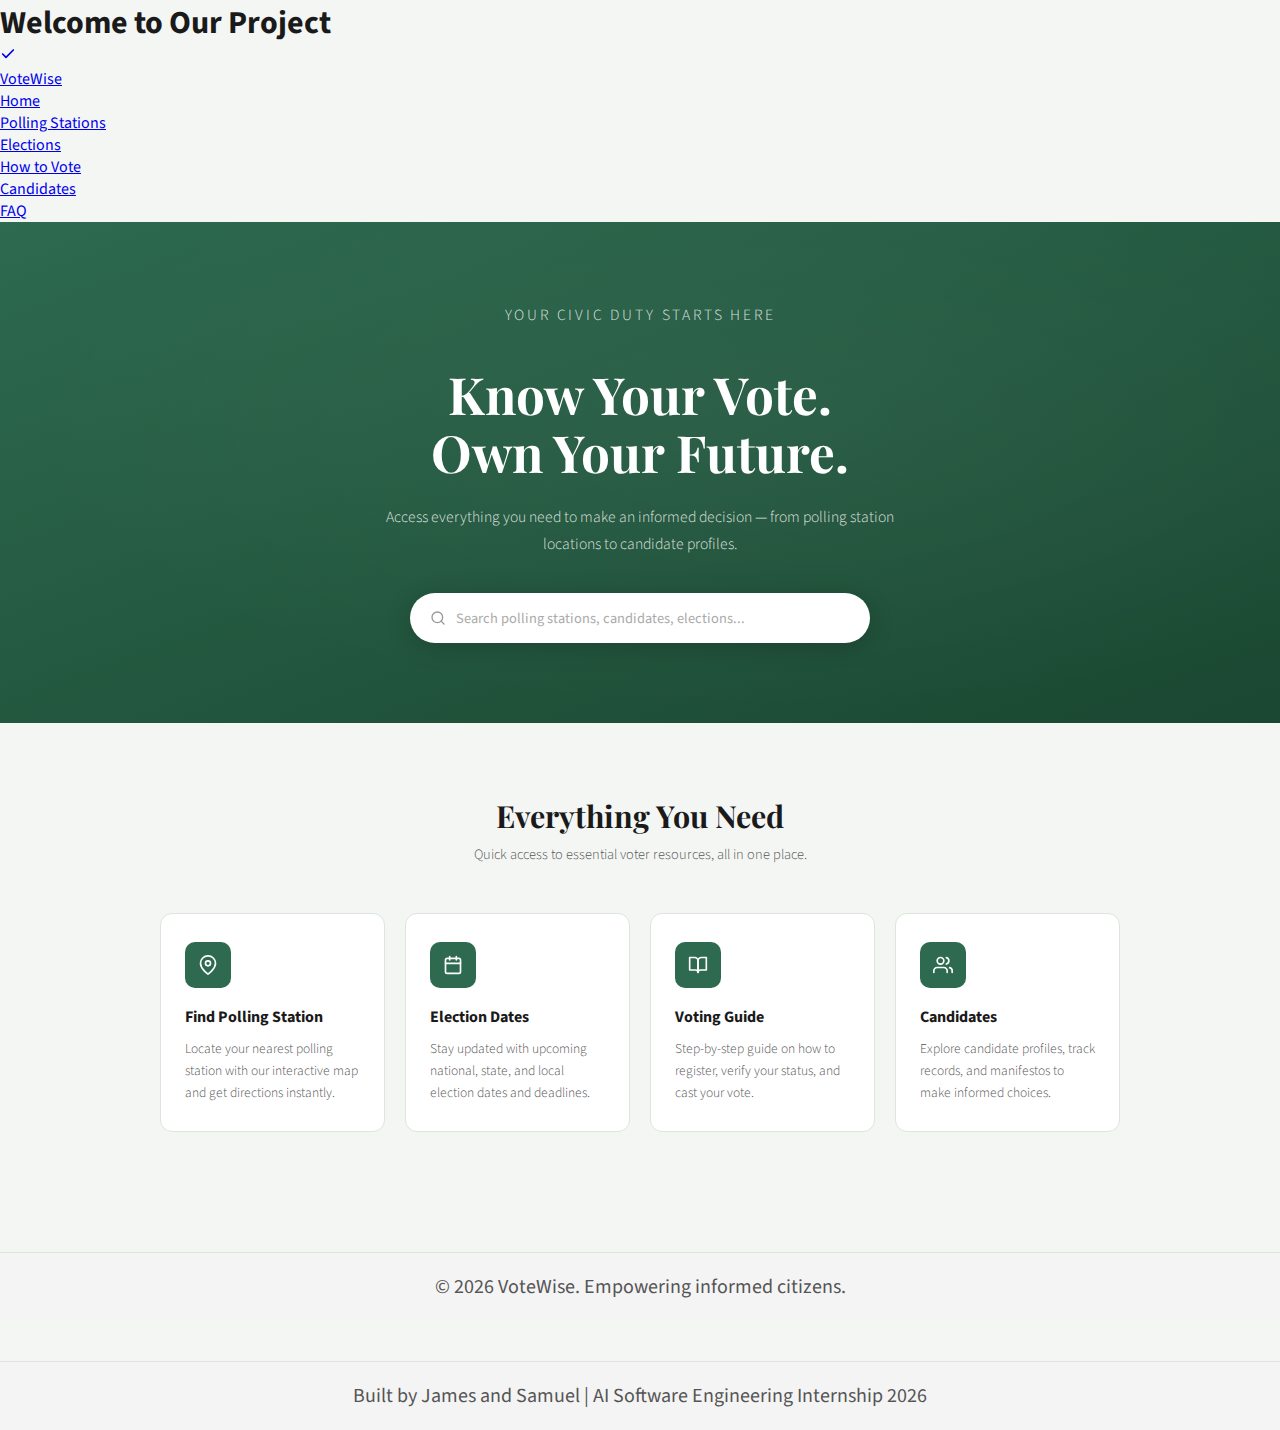
<file: index.html>
<!DOCTYPE html>
<html lang="en">
<head>
    <meta name="viewport" content="width=device-width, initial-scale=1.0">
    <link rel="stylesheet" href="css/style.css">
<meta charset="UTF-8">
<meta name="viewport" content="width=device-width, initial-scale=1.0">
<title>VoteWise – Know Your Vote. Own Your Future.</title>
<link href="https://fonts.googleapis.com/css2?family=Playfair+Display:wght@700&family=Source+Sans+3:wght@300;400;600&display=swap" rel="stylesheet">

</head>
<body>
<div class="welcome-banner">
  <h1>Welcome to Our Project</h1>
</div>
<nav>
  <a href="#" class="nav-logo">
    <div class="logo-icon">
      <svg width="16" height="16" viewBox="0 0 24 24" fill="none" stroke="currentColor" stroke-width="2.5" stroke-linecap="round" stroke-linejoin="round"><polyline points="20 6 9 17 4 12"/></svg>
    </div>
    VoteWise
  </a>
  <ul class="nav-links">
    <li><a href="index.html" class="active">Home</a></li>
    <li><a href="polling-stations.html">Polling Stations</a></li>
    <li><a href="elections.html">Elections</a></li>
    <li><a href="procedures.html">How to Vote</a></li>
    <li><a href="candidates.html">Candidates</a></li>
    <li><a href="FAQ.html">FAQ</a></li>
  </ul>
</nav>

<section class="hero">
  <div class="hero-inner">
    <p class="hero-eyebrow">Your Civic Duty Starts Here</p>
    <h1>Know Your Vote.<br>Own Your Future.</h1>
    <p>Access everything you need to make an informed decision — from polling station locations to candidate profiles.</p>
    <div class="search-wrap">
      <svg width="16" height="16" viewBox="0 0 24 24" fill="none" stroke="currentColor" stroke-width="2" stroke-linecap="round" stroke-linejoin="round"><circle cx="11" cy="11" r="8"/><line x1="21" y1="21" x2="16.65" y2="16.65"/></svg>
      <input type="text" placeholder="Search polling stations, candidates, elections...">
    </div>
  </div>
</section>

<section class="features">
  <h2>Everything You Need</h2>
  <p class="features-sub">Quick access to essential voter resources, all in one place.</p>
  <div class="cards">

    <div class="card">
      <div class="card-icon">
        <svg width="20" height="20" viewBox="0 0 24 24" fill="none" stroke="currentColor" stroke-width="2" stroke-linecap="round" stroke-linejoin="round"><path d="M21 10c0 7-9 13-9 13s-9-6-9-13a9 9 0 0 1 18 0z"/><circle cx="12" cy="10" r="3"/></svg>
      </div>
      <h3>Find Polling Station</h3>
      <p>Locate your nearest polling station with our interactive map and get directions instantly.</p>
    </div>

    <div class="card">
      <div class="card-icon">
        <svg width="20" height="20" viewBox="0 0 24 24" fill="none" stroke="currentColor" stroke-width="2" stroke-linecap="round" stroke-linejoin="round"><rect x="3" y="4" width="18" height="18" rx="2"/><line x1="16" y1="2" x2="16" y2="6"/><line x1="8" y1="2" x2="8" y2="6"/><line x1="3" y1="10" x2="21" y2="10"/></svg>
      </div>
      <h3>Election Dates</h3>
      <p>Stay updated with upcoming national, state, and local election dates and deadlines.</p>
    </div>

    <div class="card">
      <div class="card-icon">
        <svg width="20" height="20" viewBox="0 0 24 24" fill="none" stroke="currentColor" stroke-width="2" stroke-linecap="round" stroke-linejoin="round"><path d="M2 3h6a4 4 0 0 1 4 4v14a3 3 0 0 0-3-3H2z"/><path d="M22 3h-6a4 4 0 0 0-4 4v14a3 3 0 0 1 3-3h7z"/></svg>
      </div>
      <h3>Voting Guide</h3>
      <p>Step-by-step guide on how to register, verify your status, and cast your vote.</p>
    </div>

    <div class="card">
      <div class="card-icon">
        <svg width="20" height="20" viewBox="0 0 24 24" fill="none" stroke="currentColor" stroke-width="2" stroke-linecap="round" stroke-linejoin="round"><path d="M17 21v-2a4 4 0 0 0-4-4H5a4 4 0 0 0-4 4v2"/><circle cx="9" cy="7" r="4"/><path d="M23 21v-2a4 4 0 0 0-3-3.87"/><path d="M16 3.13a4 4 0 0 1 0 7.75"/></svg>
      </div>
      <h3>Candidates</h3>
      <p>Explore candidate profiles, track records, and manifestos to make informed choices.</p>
    </div>

  </div>
</section>

<footer>
  © 2026 VoteWise. Empowering informed citizens.
</footer>

<script>
  // Search interaction
  const input = document.querySelector('.search-wrap input');
  input.addEventListener('keydown', e => {
    if (e.key === 'Enter' && input.value.trim()) {
      alert('Searching for: ' + input.value.trim());
    }
  });

  // Card click
  document.querySelectorAll('.card').forEach(card => {
    card.addEventListener('click', () => {
      const title = card.querySelector('h3').textContent;
      console.log('Navigating to:', title);
    });
  });
</script>
<script src="js/data.js"></script>
<script src="js/app.js"></script>
<footer>
  <p>Built by James and Samuel | AI Software Engineering Internship 2026</p>
</footer>
</body>
</html>
</file>
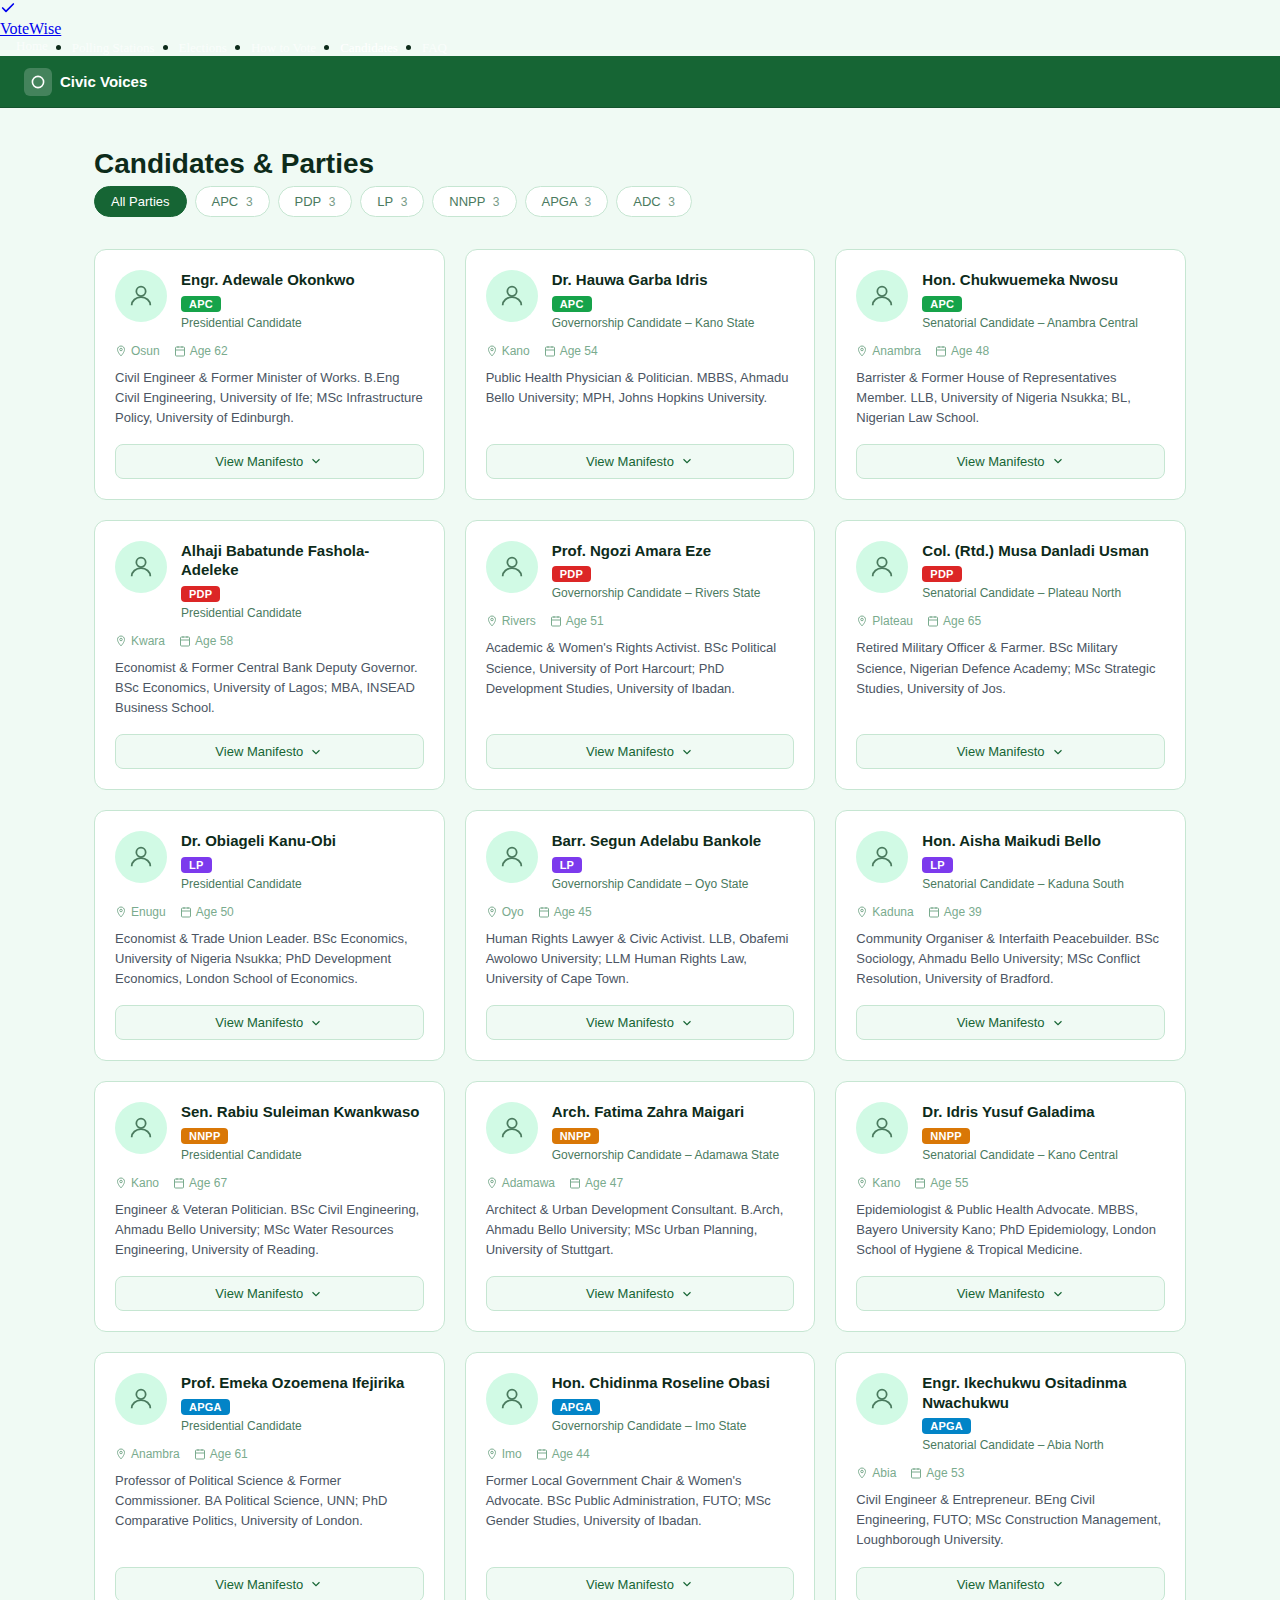
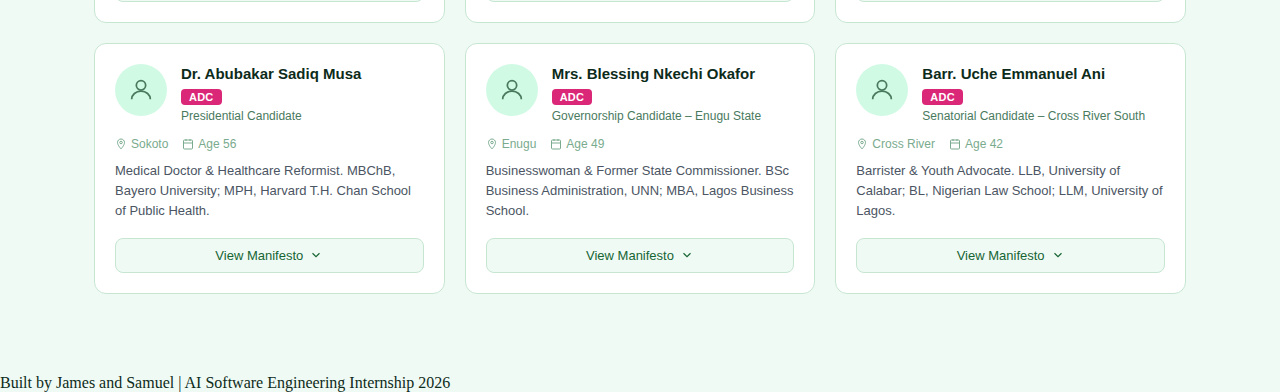
<file: candidates.html>
<!DOCTYPE html>
<html lang="en">
<head>
<meta charset="UTF-8">
<meta name="viewport" content="width=device-width, initial-scale=1.0">
<title>Civic Voices – Candidates & Parties</title>
<style>
  *, *::before, *::after { box-sizing: border-box; margin: 0; padding: 0; }

  :root {
    --bg: #f0faf4;
    --card-bg: #ffffff;
    --border: #c6e6d2;
    --text: #0d2b1a;
    --muted: #4a7a5e;
    --small: #7aab8e;
    --apc: #16a34a;
    --pdp: #dc2626;
    --lp: #7c3aed;
    --nnpp: #d97706;
    --apga: #0284c7;
    --adc: #db2777;
    --filter-active: #166534;
    --filter-bg: #ffffff;
    --manifesto: #f0faf4;
    --avatar-bg: #d1fae5;
    --avatar-icon: #4a7a5e;
    --green-accent: #16a34a;
    --green-light: #bbf7d0;
  }

  body {
    font-family: 'Georgia', 'Times New Roman', serif;
    background: var(--bg);
    color: var(--text);
    min-height: 100vh;
  }

  /* Nav */
  .nav {
    background: #166534;
    border-bottom: 1px solid #14532d;
    padding: 0 24px;
    display: flex;
    align-items: center;
    height: 52px;
    gap: 20px;
    font-family: -apple-system, BlinkMacSystemFont, 'Segoe UI', sans-serif;
    font-size: 14px;
  }
  .nav-brand {
    display: flex;
    align-items: center;
    gap: 8px;
    font-weight: 700;
    font-size: 15px;
    color: #ffffff;
    text-decoration: none;
  }
  .nav-brand-icon {
    width: 28px;
    height: 28px;
    background: rgba(255,255,255,0.2);
    border-radius: 6px;
    display: flex;
    align-items: center;
    justify-content: center;
  }
  .nav-brand-icon svg { width: 16px; height: 16px; fill: white; }
  .nav-links { display: flex; gap: 24px; margin-left: 16px; }
  .nav-links a {
    color: rgba(255,255,255,0.7);
    text-decoration: none;
    font-size: 13px;
    transition: color 0.15s;
  }
  .nav-links a:hover, .nav-links a.active { color: #ffffff; }
  .nav-right { margin-left: auto; display: flex; gap: 8px; align-items: center; }
  .btn-nav {
    padding: 5px 14px;
    border-radius: 6px;
    font-size: 13px;
    font-weight: 500;
    cursor: pointer;
    border: 1px solid rgba(255,255,255,0.3);
    background: transparent;
    color: #fff;
    font-family: inherit;
    transition: background 0.15s;
  }
  .btn-nav:hover { background: rgba(255,255,255,0.15); }
  .btn-nav.primary {
    background: #ffffff;
    color: #166534;
    border-color: #ffffff;
  }
  .btn-nav.primary:hover { background: #d1fae5; }

  /* Main */
  .container {
    max-width: 1140px;
    margin: 0 auto;
    padding: 40px 24px 80px;
  }

  .page-title {
    font-size: 28px;
    font-weight: 700;
    color: var(--text);
    margin-bottom: 6px;
    font-family: -apple-system, BlinkMacSystemFont, 'Segoe UI', sans-serif;
  }
  .page-subtitle {
    font-size: 14px;
    color: var(--muted);
    margin-bottom: 28px;
    font-family: -apple-system, BlinkMacSystemFont, 'Segoe UI', sans-serif;
  }

  /* Filter tabs */
  .filters {
    display: flex;
    flex-wrap: wrap;
    gap: 8px;
    margin-bottom: 32px;
  }
  .filter-btn {
    padding: 7px 16px;
    border-radius: 9999px;
    font-size: 13px;
    font-weight: 500;
    cursor: pointer;
    border: 1.5px solid var(--border);
    background: var(--filter-bg);
    color: var(--muted);
    font-family: -apple-system, BlinkMacSystemFont, 'Segoe UI', sans-serif;
    transition: all 0.15s;
    user-select: none;
  }
  .filter-btn:hover { border-color: #9ca3af; color: var(--text); }
  .filter-btn.active {
    background: var(--filter-active);
    color: white;
    border-color: var(--filter-active);
  }
  .filter-btn .count {
    margin-left: 4px;
    opacity: 0.75;
    font-size: 12px;
  }

  /* Grid */
  .grid {
    display: grid;
    grid-template-columns: repeat(3, 1fr);
    gap: 20px;
  }
  @media (max-width: 900px) { .grid { grid-template-columns: repeat(2, 1fr); } }
  @media (max-width: 600px) { .grid { grid-template-columns: 1fr; } }

  /* Card */
  .card {
    background: var(--card-bg);
    border: 1px solid var(--border);
    border-radius: 12px;
    padding: 20px;
    display: flex;
    flex-direction: column;
    gap: 0;
    transition: box-shadow 0.18s;
    animation: fadeUp 0.4s ease both;
  }
  .card:hover { box-shadow: 0 4px 24px rgba(0,0,0,0.08); }

  @keyframes fadeUp {
    from { opacity: 0; transform: translateY(12px); }
    to   { opacity: 1; transform: translateY(0); }
  }

  .card-header {
    display: flex;
    align-items: flex-start;
    gap: 14px;
    margin-bottom: 14px;
  }
  .avatar {
    width: 52px;
    height: 52px;
    border-radius: 9999px;
    background: var(--avatar-bg);
    flex-shrink: 0;
    display: flex;
    align-items: center;
    justify-content: center;
  }
  .avatar svg { width: 28px; height: 28px; }

  .card-info { flex: 1; min-width: 0; }
  .card-name {
    font-size: 15px;
    font-weight: 700;
    color: var(--text);
    margin-bottom: 4px;
    line-height: 1.3;
    font-family: -apple-system, BlinkMacSystemFont, 'Segoe UI', sans-serif;
  }
  .party-badge {
    display: inline-block;
    padding: 2px 8px;
    border-radius: 4px;
    font-size: 11px;
    font-weight: 700;
    color: white;
    margin-bottom: 4px;
    font-family: -apple-system, BlinkMacSystemFont, 'Segoe UI', sans-serif;
    letter-spacing: 0.02em;
  }
  .party-badge.apc  { background: var(--apc); }
  .party-badge.pdp  { background: var(--pdp); }
  .party-badge.lp   { background: var(--lp); }
  .party-badge.nnpp { background: var(--nnpp); }
  .party-badge.apga { background: var(--apga); }
  .party-badge.adc  { background: var(--adc); }

  .card-role {
    font-size: 12px;
    color: var(--muted);
    font-family: -apple-system, BlinkMacSystemFont, 'Segoe UI', sans-serif;
  }

  .card-meta {
    display: flex;
    gap: 14px;
    margin-bottom: 10px;
    font-size: 12px;
    color: var(--small);
    font-family: -apple-system, BlinkMacSystemFont, 'Segoe UI', sans-serif;
  }
  .meta-item { display: flex; align-items: center; gap: 4px; }
  .meta-item svg { width: 12px; height: 12px; flex-shrink: 0; }

  .card-bio {
    font-size: 13px;
    color: #4b5563;
    line-height: 1.55;
    margin-bottom: 16px;
    font-family: -apple-system, BlinkMacSystemFont, 'Segoe UI', sans-serif;
    flex: 1;
  }

  .btn-manifesto {
    width: 100%;
    padding: 9px;
    border: 1.5px solid var(--border);
    border-radius: 8px;
    background: var(--manifesto);
    color: #166534;
    font-size: 13px;
    font-weight: 500;
    font-family: -apple-system, BlinkMacSystemFont, 'Segoe UI', sans-serif;
    cursor: pointer;
    display: flex;
    align-items: center;
    justify-content: center;
    gap: 6px;
    transition: background 0.15s, border-color 0.15s;
  }
  .btn-manifesto:hover { background: #d1fae5; border-color: #16a34a; }
  .btn-manifesto svg { width: 14px; height: 14px; }

  /* Hidden cards */
  .card[data-party]:not(.visible) { display: none; }
</style>
</head>
<body>
<nav>
  <a href="#" class="nav-logo">
    <div class="logo-icon">
      <svg width="16" height="16" viewBox="0 0 24 24" fill="none" stroke="currentColor" stroke-width="2.5" stroke-linecap="round" stroke-linejoin="round"><polyline points="20 6 9 17 4 12"/></svg>
    </div>
    VoteWise
  </a>
  <ul class="nav-links">
    </li><a href="index.html">Home</a></li>
    <li><a href="polling-stations.html">Polling Stations</a></li>
    <li><a href="elections.html">Elections</a></li>
    <li><a href="procedures.html">How to Vote</a></li>
    <li><a href="candidates.html">Candidates</a></li>
    <li><a href="FAQ.html">FAQ</a></li>
  </ul>
</nav>
<!-- Nav -->
<nav class="nav">
  <a class="nav-brand" href="#">
    <div class="nav-brand-icon">
      <svg viewBox="0 0 20 20"><path d="M10 2a8 8 0 100 16A8 8 0 0010 2zm0 2a6 6 0 010 12A6 6 0 0110 4z"/></svg>
    </div>
    Civic Voices
  </a>

</nav>

<div class="container">
  <h1 class="page-title">Candidates &amp; Parties</h1>

  <!-- Filters -->
  <div class="filters">
    <button class="filter-btn active" data-filter="all">All Parties</button>
    <button class="filter-btn" data-filter="apc">APC <span class="count">3</span></button>
    <button class="filter-btn" data-filter="pdp">PDP <span class="count">3</span></button>
    <button class="filter-btn" data-filter="lp">LP <span class="count">3</span></button>
    <button class="filter-btn" data-filter="nnpp">NNPP <span class="count">3</span></button>
    <button class="filter-btn" data-filter="apga">APGA <span class="count">3</span></button>
    <button class="filter-btn" data-filter="adc">ADC <span class="count">3</span></button>
  </div>

  <!-- Grid -->
  <div class="grid" id="grid">

    <!-- APC -->
    <div class="card visible" data-party="apc">
      <div class="card-header">
        <div class="avatar">
          <svg viewBox="0 0 24 24" fill="none" stroke="#4a7a5e" stroke-width="1.5"><circle cx="12" cy="8" r="4"/><path d="M4 20c0-4 3.6-7 8-7s8 3 8 7"/></svg>
        </div>
        <div class="card-info">
          <div class="card-name">Engr. Adewale Okonkwo</div>
          <span class="party-badge apc">APC</span>
          <div class="card-role">Presidential Candidate</div>
        </div>
      </div>
      <div class="card-meta">
        <span class="meta-item">
          <svg viewBox="0 0 24 24" fill="none" stroke="currentColor" stroke-width="2"><path d="M12 2C8.13 2 5 5.13 5 9c0 5.25 7 13 7 13s7-7.75 7-13c0-3.87-3.13-7-7-7z"/><circle cx="12" cy="9" r="2.5"/></svg>
          Osun
        </span>
        <span class="meta-item">
          <svg viewBox="0 0 24 24" fill="none" stroke="currentColor" stroke-width="2"><rect x="3" y="4" width="18" height="18" rx="2"/><path d="M16 2v4M8 2v4M3 10h18"/></svg>
          Age 62
        </span>
      </div>
      <p class="card-bio">Civil Engineer &amp; Former Minister of Works. B.Eng Civil Engineering, University of Ife; MSc Infrastructure Policy, University of Edinburgh.</p>
      <button class="btn-manifesto">
        View Manifesto
        <svg viewBox="0 0 24 24" fill="none" stroke="currentColor" stroke-width="2"><path d="M6 9l6 6 6-6"/></svg>
      </button>
    </div>

    <div class="card visible" data-party="apc">
      <div class="card-header">
        <div class="avatar">
          <svg viewBox="0 0 24 24" fill="none" stroke="#4a7a5e" stroke-width="1.5"><circle cx="12" cy="8" r="4"/><path d="M4 20c0-4 3.6-7 8-7s8 3 8 7"/></svg>
        </div>
        <div class="card-info">
          <div class="card-name">Dr. Hauwa Garba Idris</div>
          <span class="party-badge apc">APC</span>
          <div class="card-role">Governorship Candidate – Kano State</div>
        </div>
      </div>
      <div class="card-meta">
        <span class="meta-item">
          <svg viewBox="0 0 24 24" fill="none" stroke="currentColor" stroke-width="2"><path d="M12 2C8.13 2 5 5.13 5 9c0 5.25 7 13 7 13s7-7.75 7-13c0-3.87-3.13-7-7-7z"/><circle cx="12" cy="9" r="2.5"/></svg>
          Kano
        </span>
        <span class="meta-item">
          <svg viewBox="0 0 24 24" fill="none" stroke="currentColor" stroke-width="2"><rect x="3" y="4" width="18" height="18" rx="2"/><path d="M16 2v4M8 2v4M3 10h18"/></svg>
          Age 54
        </span>
      </div>
      <p class="card-bio">Public Health Physician &amp; Politician. MBBS, Ahmadu Bello University; MPH, Johns Hopkins University.</p>
      <button class="btn-manifesto">
        View Manifesto
        <svg viewBox="0 0 24 24" fill="none" stroke="currentColor" stroke-width="2"><path d="M6 9l6 6 6-6"/></svg>
      </button>
    </div>

    <div class="card visible" data-party="apc">
      <div class="card-header">
        <div class="avatar">
          <svg viewBox="0 0 24 24" fill="none" stroke="#4a7a5e" stroke-width="1.5"><circle cx="12" cy="8" r="4"/><path d="M4 20c0-4 3.6-7 8-7s8 3 8 7"/></svg>
        </div>
        <div class="card-info">
          <div class="card-name">Hon. Chukwuemeka Nwosu</div>
          <span class="party-badge apc">APC</span>
          <div class="card-role">Senatorial Candidate – Anambra Central</div>
        </div>
      </div>
      <div class="card-meta">
        <span class="meta-item">
          <svg viewBox="0 0 24 24" fill="none" stroke="currentColor" stroke-width="2"><path d="M12 2C8.13 2 5 5.13 5 9c0 5.25 7 13 7 13s7-7.75 7-13c0-3.87-3.13-7-7-7z"/><circle cx="12" cy="9" r="2.5"/></svg>
          Anambra
        </span>
        <span class="meta-item">
          <svg viewBox="0 0 24 24" fill="none" stroke="currentColor" stroke-width="2"><rect x="3" y="4" width="18" height="18" rx="2"/><path d="M16 2v4M8 2v4M3 10h18"/></svg>
          Age 48
        </span>
      </div>
      <p class="card-bio">Barrister &amp; Former House of Representatives Member. LLB, University of Nigeria Nsukka; BL, Nigerian Law School.</p>
      <button class="btn-manifesto">
        View Manifesto
        <svg viewBox="0 0 24 24" fill="none" stroke="currentColor" stroke-width="2"><path d="M6 9l6 6 6-6"/></svg>
      </button>
    </div>

    <!-- PDP -->
    <div class="card visible" data-party="pdp">
      <div class="card-header">
        <div class="avatar">
          <svg viewBox="0 0 24 24" fill="none" stroke="#4a7a5e" stroke-width="1.5"><circle cx="12" cy="8" r="4"/><path d="M4 20c0-4 3.6-7 8-7s8 3 8 7"/></svg>
        </div>
        <div class="card-info">
          <div class="card-name">Alhaji Babatunde Fashola-Adeleke</div>
          <span class="party-badge pdp">PDP</span>
          <div class="card-role">Presidential Candidate</div>
        </div>
      </div>
      <div class="card-meta">
        <span class="meta-item">
          <svg viewBox="0 0 24 24" fill="none" stroke="currentColor" stroke-width="2"><path d="M12 2C8.13 2 5 5.13 5 9c0 5.25 7 13 7 13s7-7.75 7-13c0-3.87-3.13-7-7-7z"/><circle cx="12" cy="9" r="2.5"/></svg>
          Kwara
        </span>
        <span class="meta-item">
          <svg viewBox="0 0 24 24" fill="none" stroke="currentColor" stroke-width="2"><rect x="3" y="4" width="18" height="18" rx="2"/><path d="M16 2v4M8 2v4M3 10h18"/></svg>
          Age 58
        </span>
      </div>
      <p class="card-bio">Economist &amp; Former Central Bank Deputy Governor. BSc Economics, University of Lagos; MBA, INSEAD Business School.</p>
      <button class="btn-manifesto">
        View Manifesto
        <svg viewBox="0 0 24 24" fill="none" stroke="currentColor" stroke-width="2"><path d="M6 9l6 6 6-6"/></svg>
      </button>
    </div>

    <div class="card visible" data-party="pdp">
      <div class="card-header">
        <div class="avatar">
          <svg viewBox="0 0 24 24" fill="none" stroke="#4a7a5e" stroke-width="1.5"><circle cx="12" cy="8" r="4"/><path d="M4 20c0-4 3.6-7 8-7s8 3 8 7"/></svg>
        </div>
        <div class="card-info">
          <div class="card-name">Prof. Ngozi Amara Eze</div>
          <span class="party-badge pdp">PDP</span>
          <div class="card-role">Governorship Candidate – Rivers State</div>
        </div>
      </div>
      <div class="card-meta">
        <span class="meta-item">
          <svg viewBox="0 0 24 24" fill="none" stroke="currentColor" stroke-width="2"><path d="M12 2C8.13 2 5 5.13 5 9c0 5.25 7 13 7 13s7-7.75 7-13c0-3.87-3.13-7-7-7z"/><circle cx="12" cy="9" r="2.5"/></svg>
          Rivers
        </span>
        <span class="meta-item">
          <svg viewBox="0 0 24 24" fill="none" stroke="currentColor" stroke-width="2"><rect x="3" y="4" width="18" height="18" rx="2"/><path d="M16 2v4M8 2v4M3 10h18"/></svg>
          Age 51
        </span>
      </div>
      <p class="card-bio">Academic &amp; Women's Rights Activist. BSc Political Science, University of Port Harcourt; PhD Development Studies, University of Ibadan.</p>
      <button class="btn-manifesto">
        View Manifesto
        <svg viewBox="0 0 24 24" fill="none" stroke="currentColor" stroke-width="2"><path d="M6 9l6 6 6-6"/></svg>
      </button>
    </div>

    <div class="card visible" data-party="pdp">
      <div class="card-header">
        <div class="avatar">
          <svg viewBox="0 0 24 24" fill="none" stroke="#4a7a5e" stroke-width="1.5"><circle cx="12" cy="8" r="4"/><path d="M4 20c0-4 3.6-7 8-7s8 3 8 7"/></svg>
        </div>
        <div class="card-info">
          <div class="card-name">Col. (Rtd.) Musa Danladi Usman</div>
          <span class="party-badge pdp">PDP</span>
          <div class="card-role">Senatorial Candidate – Plateau North</div>
        </div>
      </div>
      <div class="card-meta">
        <span class="meta-item">
          <svg viewBox="0 0 24 24" fill="none" stroke="currentColor" stroke-width="2"><path d="M12 2C8.13 2 5 5.13 5 9c0 5.25 7 13 7 13s7-7.75 7-13c0-3.87-3.13-7-7-7z"/><circle cx="12" cy="9" r="2.5"/></svg>
          Plateau
        </span>
        <span class="meta-item">
          <svg viewBox="0 0 24 24" fill="none" stroke="currentColor" stroke-width="2"><rect x="3" y="4" width="18" height="18" rx="2"/><path d="M16 2v4M8 2v4M3 10h18"/></svg>
          Age 65
        </span>
      </div>
      <p class="card-bio">Retired Military Officer &amp; Farmer. BSc Military Science, Nigerian Defence Academy; MSc Strategic Studies, University of Jos.</p>
      <button class="btn-manifesto">
        View Manifesto
        <svg viewBox="0 0 24 24" fill="none" stroke="currentColor" stroke-width="2"><path d="M6 9l6 6 6-6"/></svg>
      </button>
    </div>

    <!-- LP -->
    <div class="card visible" data-party="lp">
      <div class="card-header">
        <div class="avatar">
          <svg viewBox="0 0 24 24" fill="none" stroke="#4a7a5e" stroke-width="1.5"><circle cx="12" cy="8" r="4"/><path d="M4 20c0-4 3.6-7 8-7s8 3 8 7"/></svg>
        </div>
        <div class="card-info">
          <div class="card-name">Dr. Obiageli Kanu-Obi</div>
          <span class="party-badge lp">LP</span>
          <div class="card-role">Presidential Candidate</div>
        </div>
      </div>
      <div class="card-meta">
        <span class="meta-item">
          <svg viewBox="0 0 24 24" fill="none" stroke="currentColor" stroke-width="2"><path d="M12 2C8.13 2 5 5.13 5 9c0 5.25 7 13 7 13s7-7.75 7-13c0-3.87-3.13-7-7-7z"/><circle cx="12" cy="9" r="2.5"/></svg>
          Enugu
        </span>
        <span class="meta-item">
          <svg viewBox="0 0 24 24" fill="none" stroke="currentColor" stroke-width="2"><rect x="3" y="4" width="18" height="18" rx="2"/><path d="M16 2v4M8 2v4M3 10h18"/></svg>
          Age 50
        </span>
      </div>
      <p class="card-bio">Economist &amp; Trade Union Leader. BSc Economics, University of Nigeria Nsukka; PhD Development Economics, London School of Economics.</p>
      <button class="btn-manifesto">
        View Manifesto
        <svg viewBox="0 0 24 24" fill="none" stroke="currentColor" stroke-width="2"><path d="M6 9l6 6 6-6"/></svg>
      </button>
    </div>

    <div class="card visible" data-party="lp">
      <div class="card-header">
        <div class="avatar">
          <svg viewBox="0 0 24 24" fill="none" stroke="#4a7a5e" stroke-width="1.5"><circle cx="12" cy="8" r="4"/><path d="M4 20c0-4 3.6-7 8-7s8 3 8 7"/></svg>
        </div>
        <div class="card-info">
          <div class="card-name">Barr. Segun Adelabu Bankole</div>
          <span class="party-badge lp">LP</span>
          <div class="card-role">Governorship Candidate – Oyo State</div>
        </div>
      </div>
      <div class="card-meta">
        <span class="meta-item">
          <svg viewBox="0 0 24 24" fill="none" stroke="currentColor" stroke-width="2"><path d="M12 2C8.13 2 5 5.13 5 9c0 5.25 7 13 7 13s7-7.75 7-13c0-3.87-3.13-7-7-7z"/><circle cx="12" cy="9" r="2.5"/></svg>
          Oyo
        </span>
        <span class="meta-item">
          <svg viewBox="0 0 24 24" fill="none" stroke="currentColor" stroke-width="2"><rect x="3" y="4" width="18" height="18" rx="2"/><path d="M16 2v4M8 2v4M3 10h18"/></svg>
          Age 45
        </span>
      </div>
      <p class="card-bio">Human Rights Lawyer &amp; Civic Activist. LLB, Obafemi Awolowo University; LLM Human Rights Law, University of Cape Town.</p>
      <button class="btn-manifesto">
        View Manifesto
        <svg viewBox="0 0 24 24" fill="none" stroke="currentColor" stroke-width="2"><path d="M6 9l6 6 6-6"/></svg>
      </button>
    </div>

    <div class="card visible" data-party="lp">
      <div class="card-header">
        <div class="avatar">
          <svg viewBox="0 0 24 24" fill="none" stroke="#4a7a5e" stroke-width="1.5"><circle cx="12" cy="8" r="4"/><path d="M4 20c0-4 3.6-7 8-7s8 3 8 7"/></svg>
        </div>
        <div class="card-info">
          <div class="card-name">Hon. Aisha Maikudi Bello</div>
          <span class="party-badge lp">LP</span>
          <div class="card-role">Senatorial Candidate – Kaduna South</div>
        </div>
      </div>
      <div class="card-meta">
        <span class="meta-item">
          <svg viewBox="0 0 24 24" fill="none" stroke="currentColor" stroke-width="2"><path d="M12 2C8.13 2 5 5.13 5 9c0 5.25 7 13 7 13s7-7.75 7-13c0-3.87-3.13-7-7-7z"/><circle cx="12" cy="9" r="2.5"/></svg>
          Kaduna
        </span>
        <span class="meta-item">
          <svg viewBox="0 0 24 24" fill="none" stroke="currentColor" stroke-width="2"><rect x="3" y="4" width="18" height="18" rx="2"/><path d="M16 2v4M8 2v4M3 10h18"/></svg>
          Age 39
        </span>
      </div>
      <p class="card-bio">Community Organiser &amp; Interfaith Peacebuilder. BSc Sociology, Ahmadu Bello University; MSc Conflict Resolution, University of Bradford.</p>
      <button class="btn-manifesto">
        View Manifesto
        <svg viewBox="0 0 24 24" fill="none" stroke="currentColor" stroke-width="2"><path d="M6 9l6 6 6-6"/></svg>
      </button>
    </div>

    <!-- NNPP -->
    <div class="card visible" data-party="nnpp">
      <div class="card-header">
        <div class="avatar">
          <svg viewBox="0 0 24 24" fill="none" stroke="#4a7a5e" stroke-width="1.5"><circle cx="12" cy="8" r="4"/><path d="M4 20c0-4 3.6-7 8-7s8 3 8 7"/></svg>
        </div>
        <div class="card-info">
          <div class="card-name">Sen. Rabiu Suleiman Kwankwaso</div>
          <span class="party-badge nnpp">NNPP</span>
          <div class="card-role">Presidential Candidate</div>
        </div>
      </div>
      <div class="card-meta">
        <span class="meta-item">
          <svg viewBox="0 0 24 24" fill="none" stroke="currentColor" stroke-width="2"><path d="M12 2C8.13 2 5 5.13 5 9c0 5.25 7 13 7 13s7-7.75 7-13c0-3.87-3.13-7-7-7z"/><circle cx="12" cy="9" r="2.5"/></svg>
          Kano
        </span>
        <span class="meta-item">
          <svg viewBox="0 0 24 24" fill="none" stroke="currentColor" stroke-width="2"><rect x="3" y="4" width="18" height="18" rx="2"/><path d="M16 2v4M8 2v4M3 10h18"/></svg>
          Age 67
        </span>
      </div>
      <p class="card-bio">Engineer &amp; Veteran Politician. BSc Civil Engineering, Ahmadu Bello University; MSc Water Resources Engineering, University of Reading.</p>
      <button class="btn-manifesto">
        View Manifesto
        <svg viewBox="0 0 24 24" fill="none" stroke="currentColor" stroke-width="2"><path d="M6 9l6 6 6-6"/></svg>
      </button>
    </div>

    <div class="card visible" data-party="nnpp">
      <div class="card-header">
        <div class="avatar">
          <svg viewBox="0 0 24 24" fill="none" stroke="#4a7a5e" stroke-width="1.5"><circle cx="12" cy="8" r="4"/><path d="M4 20c0-4 3.6-7 8-7s8 3 8 7"/></svg>
        </div>
        <div class="card-info">
          <div class="card-name">Arch. Fatima Zahra Maigari</div>
          <span class="party-badge nnpp">NNPP</span>
          <div class="card-role">Governorship Candidate – Adamawa State</div>
        </div>
      </div>
      <div class="card-meta">
        <span class="meta-item">
          <svg viewBox="0 0 24 24" fill="none" stroke="currentColor" stroke-width="2"><path d="M12 2C8.13 2 5 5.13 5 9c0 5.25 7 13 7 13s7-7.75 7-13c0-3.87-3.13-7-7-7z"/><circle cx="12" cy="9" r="2.5"/></svg>
          Adamawa
        </span>
        <span class="meta-item">
          <svg viewBox="0 0 24 24" fill="none" stroke="currentColor" stroke-width="2"><rect x="3" y="4" width="18" height="18" rx="2"/><path d="M16 2v4M8 2v4M3 10h18"/></svg>
          Age 47
        </span>
      </div>
      <p class="card-bio">Architect &amp; Urban Development Consultant. B.Arch, Ahmadu Bello University; MSc Urban Planning, University of Stuttgart.</p>
      <button class="btn-manifesto">
        View Manifesto
        <svg viewBox="0 0 24 24" fill="none" stroke="currentColor" stroke-width="2"><path d="M6 9l6 6 6-6"/></svg>
      </button>
    </div>

    <div class="card visible" data-party="nnpp">
      <div class="card-header">
        <div class="avatar">
          <svg viewBox="0 0 24 24" fill="none" stroke="#4a7a5e" stroke-width="1.5"><circle cx="12" cy="8" r="4"/><path d="M4 20c0-4 3.6-7 8-7s8 3 8 7"/></svg>
        </div>
        <div class="card-info">
          <div class="card-name">Dr. Idris Yusuf Galadima</div>
          <span class="party-badge nnpp">NNPP</span>
          <div class="card-role">Senatorial Candidate – Kano Central</div>
        </div>
      </div>
      <div class="card-meta">
        <span class="meta-item">
          <svg viewBox="0 0 24 24" fill="none" stroke="currentColor" stroke-width="2"><path d="M12 2C8.13 2 5 5.13 5 9c0 5.25 7 13 7 13s7-7.75 7-13c0-3.87-3.13-7-7-7z"/><circle cx="12" cy="9" r="2.5"/></svg>
          Kano
        </span>
        <span class="meta-item">
          <svg viewBox="0 0 24 24" fill="none" stroke="currentColor" stroke-width="2"><rect x="3" y="4" width="18" height="18" rx="2"/><path d="M16 2v4M8 2v4M3 10h18"/></svg>
          Age 55
        </span>
      </div>
      <p class="card-bio">Epidemiologist &amp; Public Health Advocate. MBBS, Bayero University Kano; PhD Epidemiology, London School of Hygiene &amp; Tropical Medicine.</p>
      <button class="btn-manifesto">
        View Manifesto
        <svg viewBox="0 0 24 24" fill="none" stroke="currentColor" stroke-width="2"><path d="M6 9l6 6 6-6"/></svg>
      </button>
    </div>

    <!-- APGA -->
    <div class="card visible" data-party="apga">
      <div class="card-header">
        <div class="avatar">
          <svg viewBox="0 0 24 24" fill="none" stroke="#4a7a5e" stroke-width="1.5"><circle cx="12" cy="8" r="4"/><path d="M4 20c0-4 3.6-7 8-7s8 3 8 7"/></svg>
        </div>
        <div class="card-info">
          <div class="card-name">Prof. Emeka Ozoemena Ifejirika</div>
          <span class="party-badge apga">APGA</span>
          <div class="card-role">Presidential Candidate</div>
        </div>
      </div>
      <div class="card-meta">
        <span class="meta-item">
          <svg viewBox="0 0 24 24" fill="none" stroke="currentColor" stroke-width="2"><path d="M12 2C8.13 2 5 5.13 5 9c0 5.25 7 13 7 13s7-7.75 7-13c0-3.87-3.13-7-7-7z"/><circle cx="12" cy="9" r="2.5"/></svg>
          Anambra
        </span>
        <span class="meta-item">
          <svg viewBox="0 0 24 24" fill="none" stroke="currentColor" stroke-width="2"><rect x="3" y="4" width="18" height="18" rx="2"/><path d="M16 2v4M8 2v4M3 10h18"/></svg>
          Age 61
        </span>
      </div>
      <p class="card-bio">Professor of Political Science &amp; Former Commissioner. BA Political Science, UNN; PhD Comparative Politics, University of London.</p>
      <button class="btn-manifesto">
        View Manifesto
        <svg viewBox="0 0 24 24" fill="none" stroke="currentColor" stroke-width="2"><path d="M6 9l6 6 6-6"/></svg>
      </button>
    </div>

    <div class="card visible" data-party="apga">
      <div class="card-header">
        <div class="avatar">
          <svg viewBox="0 0 24 24" fill="none" stroke="#4a7a5e" stroke-width="1.5"><circle cx="12" cy="8" r="4"/><path d="M4 20c0-4 3.6-7 8-7s8 3 8 7"/></svg>
        </div>
        <div class="card-info">
          <div class="card-name">Hon. Chidinma Roseline Obasi</div>
          <span class="party-badge apga">APGA</span>
          <div class="card-role">Governorship Candidate – Imo State</div>
        </div>
      </div>
      <div class="card-meta">
        <span class="meta-item">
          <svg viewBox="0 0 24 24" fill="none" stroke="currentColor" stroke-width="2"><path d="M12 2C8.13 2 5 5.13 5 9c0 5.25 7 13 7 13s7-7.75 7-13c0-3.87-3.13-7-7-7z"/><circle cx="12" cy="9" r="2.5"/></svg>
          Imo
        </span>
        <span class="meta-item">
          <svg viewBox="0 0 24 24" fill="none" stroke="currentColor" stroke-width="2"><rect x="3" y="4" width="18" height="18" rx="2"/><path d="M16 2v4M8 2v4M3 10h18"/></svg>
          Age 44
        </span>
      </div>
      <p class="card-bio">Former Local Government Chair &amp; Women's Advocate. BSc Public Administration, FUTO; MSc Gender Studies, University of Ibadan.</p>
      <button class="btn-manifesto">
        View Manifesto
        <svg viewBox="0 0 24 24" fill="none" stroke="currentColor" stroke-width="2"><path d="M6 9l6 6 6-6"/></svg>
      </button>
    </div>

    <div class="card visible" data-party="apga">
      <div class="card-header">
        <div class="avatar">
          <svg viewBox="0 0 24 24" fill="none" stroke="#4a7a5e" stroke-width="1.5"><circle cx="12" cy="8" r="4"/><path d="M4 20c0-4 3.6-7 8-7s8 3 8 7"/></svg>
        </div>
        <div class="card-info">
          <div class="card-name">Engr. Ikechukwu Ositadinma Nwachukwu</div>
          <span class="party-badge apga">APGA</span>
          <div class="card-role">Senatorial Candidate – Abia North</div>
        </div>
      </div>
      <div class="card-meta">
        <span class="meta-item">
          <svg viewBox="0 0 24 24" fill="none" stroke="currentColor" stroke-width="2"><path d="M12 2C8.13 2 5 5.13 5 9c0 5.25 7 13 7 13s7-7.75 7-13c0-3.87-3.13-7-7-7z"/><circle cx="12" cy="9" r="2.5"/></svg>
          Abia
        </span>
        <span class="meta-item">
          <svg viewBox="0 0 24 24" fill="none" stroke="currentColor" stroke-width="2"><rect x="3" y="4" width="18" height="18" rx="2"/><path d="M16 2v4M8 2v4M3 10h18"/></svg>
          Age 53
        </span>
      </div>
      <p class="card-bio">Civil Engineer &amp; Entrepreneur. BEng Civil Engineering, FUTO; MSc Construction Management, Loughborough University.</p>
      <button class="btn-manifesto">
        View Manifesto
        <svg viewBox="0 0 24 24" fill="none" stroke="currentColor" stroke-width="2"><path d="M6 9l6 6 6-6"/></svg>
      </button>
    </div>

    <!-- ADC -->
    <div class="card visible" data-party="adc">
      <div class="card-header">
        <div class="avatar">
          <svg viewBox="0 0 24 24" fill="none" stroke="#4a7a5e" stroke-width="1.5"><circle cx="12" cy="8" r="4"/><path d="M4 20c0-4 3.6-7 8-7s8 3 8 7"/></svg>
        </div>
        <div class="card-info">
          <div class="card-name">Dr. Abubakar Sadiq Musa</div>
          <span class="party-badge adc">ADC</span>
          <div class="card-role">Presidential Candidate</div>
        </div>
      </div>
      <div class="card-meta">
        <span class="meta-item">
          <svg viewBox="0 0 24 24" fill="none" stroke="currentColor" stroke-width="2"><path d="M12 2C8.13 2 5 5.13 5 9c0 5.25 7 13 7 13s7-7.75 7-13c0-3.87-3.13-7-7-7z"/><circle cx="12" cy="9" r="2.5"/></svg>
          Sokoto
        </span>
        <span class="meta-item">
          <svg viewBox="0 0 24 24" fill="none" stroke="currentColor" stroke-width="2"><rect x="3" y="4" width="18" height="18" rx="2"/><path d="M16 2v4M8 2v4M3 10h18"/></svg>
          Age 56
        </span>
      </div>
      <p class="card-bio">Medical Doctor &amp; Healthcare Reformist. MBChB, Bayero University; MPH, Harvard T.H. Chan School of Public Health.</p>
      <button class="btn-manifesto">
        View Manifesto
        <svg viewBox="0 0 24 24" fill="none" stroke="currentColor" stroke-width="2"><path d="M6 9l6 6 6-6"/></svg>
      </button>
    </div>

    <div class="card visible" data-party="adc">
      <div class="card-header">
        <div class="avatar">
          <svg viewBox="0 0 24 24" fill="none" stroke="#4a7a5e" stroke-width="1.5"><circle cx="12" cy="8" r="4"/><path d="M4 20c0-4 3.6-7 8-7s8 3 8 7"/></svg>
        </div>
        <div class="card-info">
          <div class="card-name">Mrs. Blessing Nkechi Okafor</div>
          <span class="party-badge adc">ADC</span>
          <div class="card-role">Governorship Candidate – Enugu State</div>
        </div>
      </div>
      <div class="card-meta">
        <span class="meta-item">
          <svg viewBox="0 0 24 24" fill="none" stroke="currentColor" stroke-width="2"><path d="M12 2C8.13 2 5 5.13 5 9c0 5.25 7 13 7 13s7-7.75 7-13c0-3.87-3.13-7-7-7z"/><circle cx="12" cy="9" r="2.5"/></svg>
          Enugu
        </span>
        <span class="meta-item">
          <svg viewBox="0 0 24 24" fill="none" stroke="currentColor" stroke-width="2"><rect x="3" y="4" width="18" height="18" rx="2"/><path d="M16 2v4M8 2v4M3 10h18"/></svg>
          Age 49
        </span>
      </div>
      <p class="card-bio">Businesswoman &amp; Former State Commissioner. BSc Business Administration, UNN; MBA, Lagos Business School.</p>
      <button class="btn-manifesto">
        View Manifesto
        <svg viewBox="0 0 24 24" fill="none" stroke="currentColor" stroke-width="2"><path d="M6 9l6 6 6-6"/></svg>
      </button>
    </div>

    <div class="card visible" data-party="adc">
      <div class="card-header">
        <div class="avatar">
          <svg viewBox="0 0 24 24" fill="none" stroke="#4a7a5e" stroke-width="1.5"><circle cx="12" cy="8" r="4"/><path d="M4 20c0-4 3.6-7 8-7s8 3 8 7"/></svg>
        </div>
        <div class="card-info">
          <div class="card-name">Barr. Uche Emmanuel Ani</div>
          <span class="party-badge adc">ADC</span>
          <div class="card-role">Senatorial Candidate – Cross River South</div>
        </div>
      </div>
      <div class="card-meta">
        <span class="meta-item">
          <svg viewBox="0 0 24 24" fill="none" stroke="currentColor" stroke-width="2"><path d="M12 2C8.13 2 5 5.13 5 9c0 5.25 7 13 7 13s7-7.75 7-13c0-3.87-3.13-7-7-7z"/><circle cx="12" cy="9" r="2.5"/></svg>
          Cross River
        </span>
        <span class="meta-item">
          <svg viewBox="0 0 24 24" fill="none" stroke="currentColor" stroke-width="2"><rect x="3" y="4" width="18" height="18" rx="2"/><path d="M16 2v4M8 2v4M3 10h18"/></svg>
          Age 42
        </span>
      </div>
      <p class="card-bio">Barrister &amp; Youth Advocate. LLB, University of Calabar; BL, Nigerian Law School; LLM, University of Lagos.</p>
      <button class="btn-manifesto">
        View Manifesto
        <svg viewBox="0 0 24 24" fill="none" stroke="currentColor" stroke-width="2"><path d="M6 9l6 6 6-6"/></svg>
      </button>
    </div>

  </div><!-- /grid -->
</div>

<script>
  const filters = document.querySelectorAll('.filter-btn');
  const cards = document.querySelectorAll('.card[data-party]');

  filters.forEach(btn => {
    btn.addEventListener('click', () => {
      filters.forEach(b => b.classList.remove('active'));
      btn.classList.add('active');
      const filter = btn.dataset.filter;

      cards.forEach((card, i) => {
        const match = filter === 'all' || card.dataset.party === filter;
        if (match) {
          card.style.display = '';
          card.style.animationDelay = (i % 3 * 0.05) + 's';
          // Re-trigger animation
          card.style.animation = 'none';
          card.offsetHeight;
          card.style.animation = '';
        } else {
          card.style.display = 'none';
        }
      });
    });
  });
</script>
<script src="js/data.js"></script>
<script src="js/candidates.js"></script>
<script src="js/app.js"></script>
<footer>
  <p>Built by James and Samuel | AI Software Engineering Internship 2026</p>
</footer>
</body>
</html>
</file>
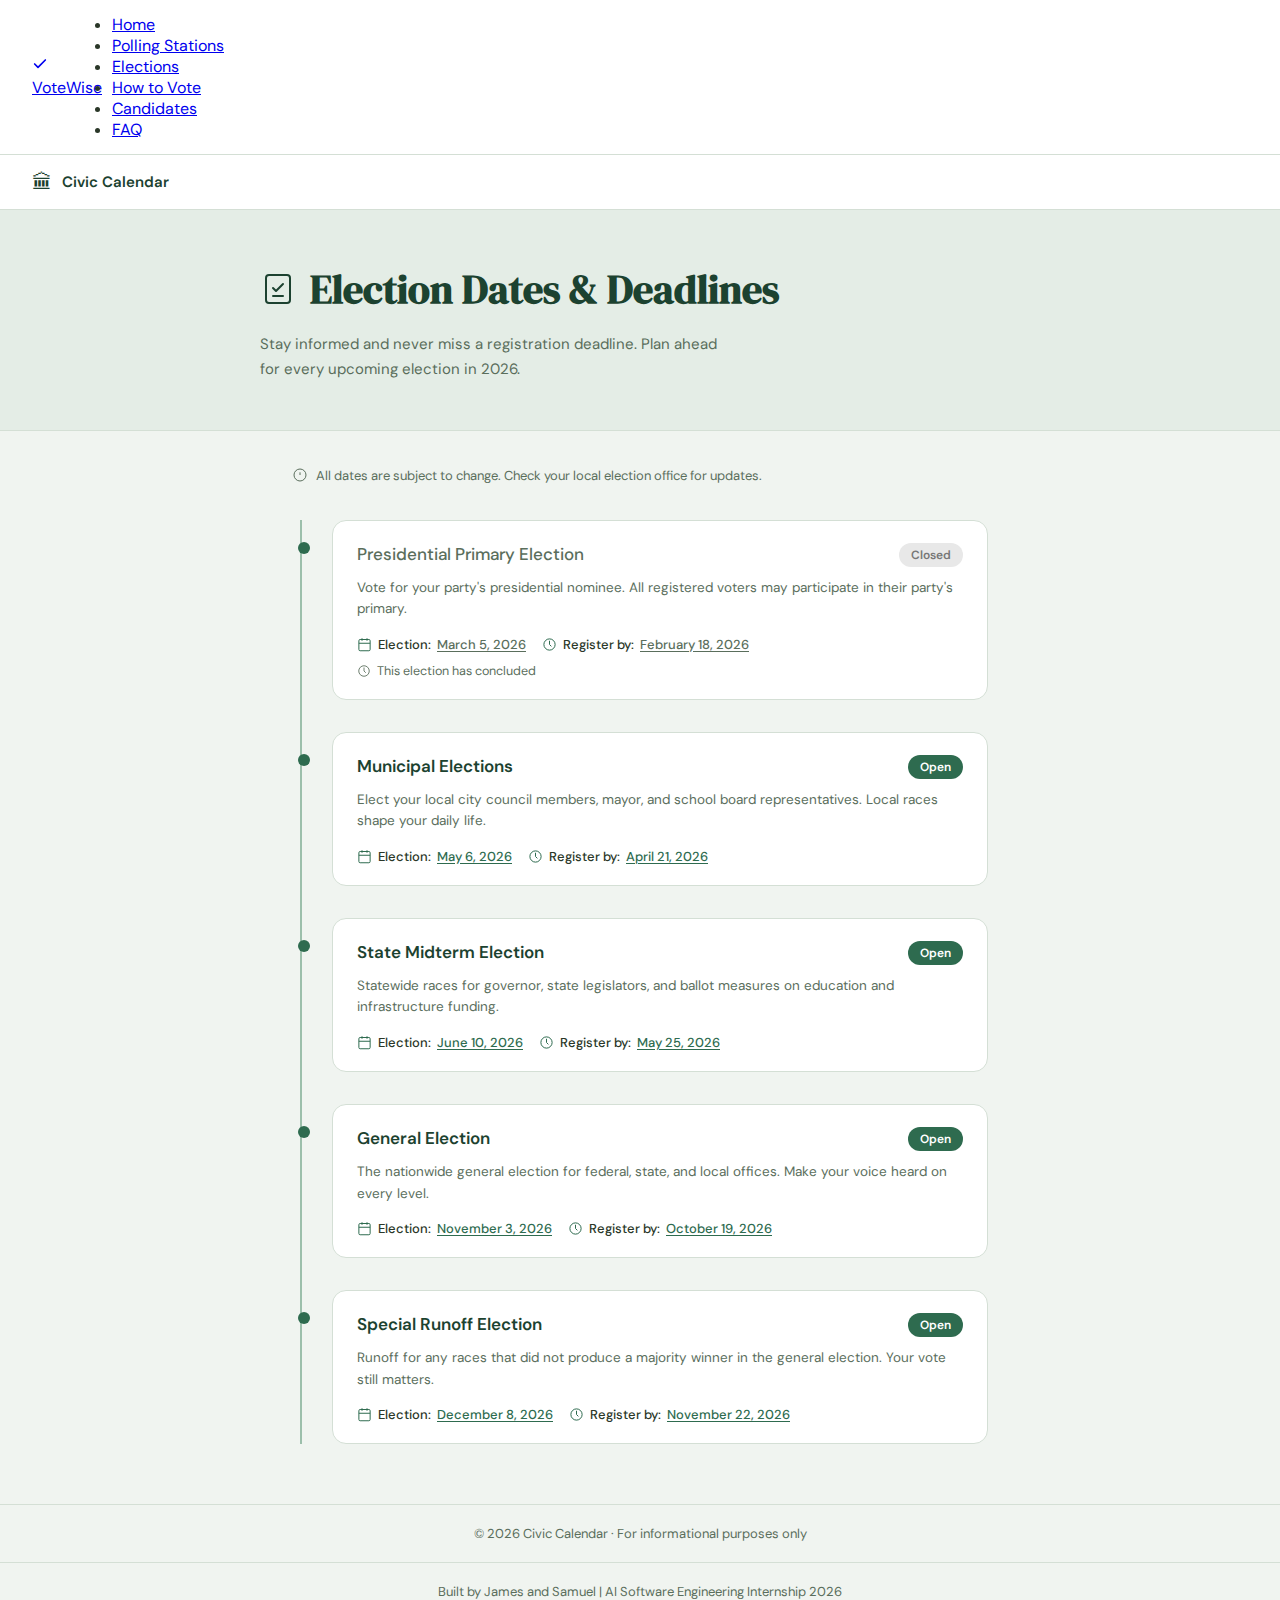
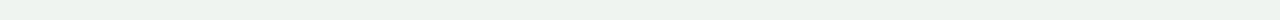
<file: elections.html>
<!DOCTYPE html>
<html lang="en">
<head>
  <meta charset="UTF-8">
  <meta name="viewport" content="width=device-width, initial-scale=1.0">
  <title>Civic Calendar – Election Dates & Deadlines</title>
  <link href="https://fonts.googleapis.com/css2?family=DM+Serif+Display&family=DM+Sans:wght@400;500;600&display=swap" rel="stylesheet">
  <style>
    *, *::before, *::after { box-sizing: border-box; margin: 0; padding: 0; }

    :root {
      --bg: #f0f4f0;
      --hero-bg: #e4ede6;
      --card-bg: #ffffff;
      --green-dark: #1c4230;
      --green-mid: #2e6b4f;
      --green-btn: #2e6b4f;
      --green-light: #d6e8db;
      --text: #2a3728;
      --muted: #5a6e5c;
      --border: #d4dfd5;
      --closed-bg: #e8e8e8;
      --closed-text: #777;
      --timeline-line: #9cbfab;
      --dot: #2e6b4f;
    }

    body {
      font-family: 'DM Sans', sans-serif;
      background: var(--bg);
      color: var(--text);
      min-height: 100vh;
    }

    /* ── NAV ── */
    nav {
      background: #fff;
      border-bottom: 1px solid var(--border);
      padding: 14px 32px;
      display: flex;
      align-items: center;
      gap: 10px;
    }

    .nav-icon {
      font-size: 20px;
      color: var(--green-dark);
    }

    .nav-brand {
      font-weight: 600;
      font-size: 15px;
      color: var(--green-dark);
    }

    /* ── HERO ── */
    .hero {
      background: var(--hero-bg);
      padding: 52px 32px 48px;
      border-bottom: 1px solid var(--border);
    }

    .hero-inner {
      max-width: 760px;
      margin: 0 auto;
    }

    .hero-title {
      display: flex;
      align-items: center;
      gap: 14px;
      font-family: 'DM Serif Display', serif;
      font-size: clamp(28px, 4vw, 40px);
      color: var(--green-dark);
      margin-bottom: 16px;
    }

    .hero-title-icon {
      width: 36px;
      height: 36px;
      flex-shrink: 0;
      color: var(--green-dark);
    }

    .hero-desc {
      font-size: 15px;
      color: var(--muted);
      line-height: 1.65;
      max-width: 480px;
    }

    /* ── MAIN ── */
    main {
      max-width: 760px;
      margin: 0 auto;
      padding: 36px 32px 60px;
    }

    /* Notice */
    .notice {
      display: flex;
      align-items: center;
      gap: 8px;
      font-size: 13px;
      color: var(--muted);
      margin-bottom: 36px;
    }

    .notice svg {
      width: 16px;
      height: 16px;
      flex-shrink: 0;
      stroke: var(--muted);
      fill: none;
      stroke-width: 1.5;
    }

    /* ── TIMELINE ── */
    .timeline {
      position: relative;
      padding-left: 40px;
    }

    .timeline::before {
      content: '';
      position: absolute;
      left: 8px;
      top: 0;
      bottom: 0;
      width: 1.5px;
      background: var(--timeline-line);
    }

    .timeline-item {
      position: relative;
      margin-bottom: 32px;
    }

    .timeline-item:last-child {
      margin-bottom: 0;
    }

    .timeline-dot {
      position: absolute;
      left: -36px;
      top: 22px;
      width: 12px;
      height: 12px;
      background: var(--dot);
      border-radius: 50%;
      transform: translateX(2px);
    }

    /* ── CARD ── */
    .card {
      background: var(--card-bg);
      border: 1px solid var(--border);
      border-radius: 14px;
      padding: 22px 24px 20px;
    }

    .card-header {
      display: flex;
      justify-content: space-between;
      align-items: flex-start;
      margin-bottom: 10px;
      gap: 12px;
    }

    .card-title {
      font-size: 17px;
      font-weight: 600;
      color: var(--green-dark);
      line-height: 1.3;
    }

    .card-title.dimmed {
      color: var(--muted);
      font-weight: 500;
    }

    .badge {
      padding: 4px 12px;
      border-radius: 99px;
      font-size: 12px;
      font-weight: 600;
      white-space: nowrap;
      flex-shrink: 0;
    }

    .badge-open {
      background: var(--green-btn);
      color: #fff;
    }

    .badge-closed {
      background: var(--closed-bg);
      color: var(--closed-text);
    }

    .card-desc {
      font-size: 13.5px;
      color: var(--muted);
      line-height: 1.6;
      margin-bottom: 16px;
    }

    .card-meta {
      display: flex;
      align-items: center;
      flex-wrap: wrap;
      gap: 16px;
      font-size: 13px;
      color: var(--muted);
    }

    .meta-item {
      display: flex;
      align-items: center;
      gap: 6px;
    }

    .meta-item svg {
      width: 15px;
      height: 15px;
      stroke: var(--green-mid);
      fill: none;
      stroke-width: 1.6;
      flex-shrink: 0;
    }

    .meta-label {
      font-weight: 500;
      color: var(--text);
    }

    .meta-date {
      color: var(--green-mid);
      font-weight: 500;
      text-decoration: underline;
      text-underline-offset: 2px;
    }

    .meta-date.dimmed {
      color: var(--muted);
    }

    .concluded {
      display: flex;
      align-items: center;
      gap: 6px;
      font-size: 12.5px;
      color: var(--muted);
      margin-top: 10px;
    }

    .concluded svg {
      width: 14px;
      height: 14px;
      stroke: var(--muted);
      fill: none;
      stroke-width: 1.5;
    }

    /* ── FOOTER ── */
    footer {
      border-top: 1px solid var(--border);
      padding: 20px;
      text-align: center;
      font-size: 13px;
      color: var(--muted);
    }
  </style>
</head>
<body>
<nav>
  <a href="#" class="nav-logo">
    <div class="logo-icon">
      <svg width="16" height="16" viewBox="0 0 24 24" fill="none" stroke="currentColor" stroke-width="2.5" stroke-linecap="round" stroke-linejoin="round"><polyline points="20 6 9 17 4 12"/></svg>
    </div>
    VoteWise
  </a>
  <ul class="nav-links">
    <li><a href="index.html" class="active">Home</a></li>
    <li><a href="polling-stations.html">Polling Stations</a></li>
    <li><a href="elections.html">Elections</a></li>
    <li><a href="procedures.html">How to Vote</a></li>
    <li><a href="candidates.html">Candidates</a></li>
    <li><a href="FAQ.html">FAQ</a></li>
  </ul>
</nav>
  <!-- NAV -->
  <nav>
    <span class="nav-icon">🏛</span>
    <span class="nav-brand">Civic Calendar</span>
  </nav>

  <!-- HERO -->
  <div class="hero">
    <div class="hero-inner">
      <h1 class="hero-title">
        <!-- Ballot icon -->
        <svg class="hero-title-icon" viewBox="0 0 36 36" fill="none" stroke="currentColor" stroke-width="2" stroke-linecap="round" stroke-linejoin="round">
          <rect x="6" y="4" width="24" height="28" rx="3"/>
          <polyline points="13,17 16,20 23,13"/>
          <line x1="13" y1="25" x2="23" y2="25"/>
        </svg>
        Election Dates &amp; Deadlines
      </h1>
      <p class="hero-desc">Stay informed and never miss a registration deadline. Plan ahead for every upcoming election in 2026.</p>
    </div>
  </div>

  <!-- MAIN -->
  <main>

    <div class="notice">
      <svg viewBox="0 0 24 24">
        <circle cx="12" cy="12" r="9"/>
        <line x1="12" y1="8" x2="12" y2="12"/>
        <line x1="12" y1="16" x2="12.01" y2="16"/>
      </svg>
      All dates are subject to change. Check your local election office for updates.
    </div>

    <div class="timeline">

      <!-- 1. Presidential Primary -->
      <div class="timeline-item">
        <div class="timeline-dot"></div>
        <div class="card">
          <div class="card-header">
            <div class="card-title dimmed">Presidential Primary Election</div>
            <span class="badge badge-closed">Closed</span>
          </div>
          <p class="card-desc">Vote for your party's presidential nominee. All registered voters may participate in their party's primary.</p>
          <div class="card-meta">
            <div class="meta-item">
              <svg viewBox="0 0 24 24"><rect x="3" y="4" width="18" height="18" rx="2"/><line x1="16" y1="2" x2="16" y2="6"/><line x1="8" y1="2" x2="8" y2="6"/><line x1="3" y1="10" x2="21" y2="10"/></svg>
              <span class="meta-label">Election:</span>
              <span class="meta-date dimmed">March 5, 2026</span>
            </div>
            <div class="meta-item">
              <svg viewBox="0 0 24 24"><circle cx="12" cy="12" r="9"/><polyline points="12,6 12,12 15,15"/></svg>
              <span class="meta-label">Register by:</span>
              <span class="meta-date dimmed">February 18, 2026</span>
            </div>
          </div>
          <div class="concluded">
            <svg viewBox="0 0 24 24"><circle cx="12" cy="12" r="9"/><polyline points="12,6 12,12 15,15"/></svg>
            This election has concluded
          </div>
        </div>
      </div>

      <!-- 2. Municipal Elections -->
      <div class="timeline-item">
        <div class="timeline-dot"></div>
        <div class="card">
          <div class="card-header">
            <div class="card-title">Municipal Elections</div>
            <span class="badge badge-open">Open</span>
          </div>
          <p class="card-desc">Elect your local city council members, mayor, and school board representatives. Local races shape your daily life.</p>
          <div class="card-meta">
            <div class="meta-item">
              <svg viewBox="0 0 24 24"><rect x="3" y="4" width="18" height="18" rx="2"/><line x1="16" y1="2" x2="16" y2="6"/><line x1="8" y1="2" x2="8" y2="6"/><line x1="3" y1="10" x2="21" y2="10"/></svg>
              <span class="meta-label">Election:</span>
              <span class="meta-date">May 6, 2026</span>
            </div>
            <div class="meta-item">
              <svg viewBox="0 0 24 24"><circle cx="12" cy="12" r="9"/><polyline points="12,6 12,12 15,15"/></svg>
              <span class="meta-label">Register by:</span>
              <span class="meta-date">April 21, 2026</span>
            </div>
          </div>
        </div>
      </div>

      <!-- 3. State Midterm -->
      <div class="timeline-item">
        <div class="timeline-dot"></div>
        <div class="card">
          <div class="card-header">
            <div class="card-title">State Midterm Election</div>
            <span class="badge badge-open">Open</span>
          </div>
          <p class="card-desc">Statewide races for governor, state legislators, and ballot measures on education and infrastructure funding.</p>
          <div class="card-meta">
            <div class="meta-item">
              <svg viewBox="0 0 24 24"><rect x="3" y="4" width="18" height="18" rx="2"/><line x1="16" y1="2" x2="16" y2="6"/><line x1="8" y1="2" x2="8" y2="6"/><line x1="3" y1="10" x2="21" y2="10"/></svg>
              <span class="meta-label">Election:</span>
              <span class="meta-date">June 10, 2026</span>
            </div>
            <div class="meta-item">
              <svg viewBox="0 0 24 24"><circle cx="12" cy="12" r="9"/><polyline points="12,6 12,12 15,15"/></svg>
              <span class="meta-label">Register by:</span>
              <span class="meta-date">May 25, 2026</span>
            </div>
          </div>
        </div>
      </div>

      <!-- 4. General Election -->
      <div class="timeline-item">
        <div class="timeline-dot"></div>
        <div class="card">
          <div class="card-header">
            <div class="card-title">General Election</div>
            <span class="badge badge-open">Open</span>
          </div>
          <p class="card-desc">The nationwide general election for federal, state, and local offices. Make your voice heard on every level.</p>
          <div class="card-meta">
            <div class="meta-item">
              <svg viewBox="0 0 24 24"><rect x="3" y="4" width="18" height="18" rx="2"/><line x1="16" y1="2" x2="16" y2="6"/><line x1="8" y1="2" x2="8" y2="6"/><line x1="3" y1="10" x2="21" y2="10"/></svg>
              <span class="meta-label">Election:</span>
              <span class="meta-date">November 3, 2026</span>
            </div>
            <div class="meta-item">
              <svg viewBox="0 0 24 24"><circle cx="12" cy="12" r="9"/><polyline points="12,6 12,12 15,15"/></svg>
              <span class="meta-label">Register by:</span>
              <span class="meta-date">October 19, 2026</span>
            </div>
          </div>
        </div>
      </div>

      <!-- 5. Special Runoff -->
      <div class="timeline-item">
        <div class="timeline-dot"></div>
        <div class="card">
          <div class="card-header">
            <div class="card-title">Special Runoff Election</div>
            <span class="badge badge-open">Open</span>
          </div>
          <p class="card-desc">Runoff for any races that did not produce a majority winner in the general election. Your vote still matters.</p>
          <div class="card-meta">
            <div class="meta-item">
              <svg viewBox="0 0 24 24"><rect x="3" y="4" width="18" height="18" rx="2"/><line x1="16" y1="2" x2="16" y2="6"/><line x1="8" y1="2" x2="8" y2="6"/><line x1="3" y1="10" x2="21" y2="10"/></svg>
              <span class="meta-label">Election:</span>
              <span class="meta-date">December 8, 2026</span>
            </div>
            <div class="meta-item">
              <svg viewBox="0 0 24 24"><circle cx="12" cy="12" r="9"/><polyline points="12,6 12,12 15,15"/></svg>
              <span class="meta-label">Register by:</span>
              <span class="meta-date">November 22, 2026</span>
            </div>
          </div>
        </div>
      </div>

    </div>
  </main>

  <footer>
    © 2026 Civic Calendar · For informational purposes only
  </footer>
  <script src="js/data.js"></script>
  <script src="js/elections.js"></script>
<script src="js/app.js"></script>
<footer>
  <p>Built by James and Samuel | AI Software Engineering Internship 2026</p>
</footer>
</body>
</html>
</file>
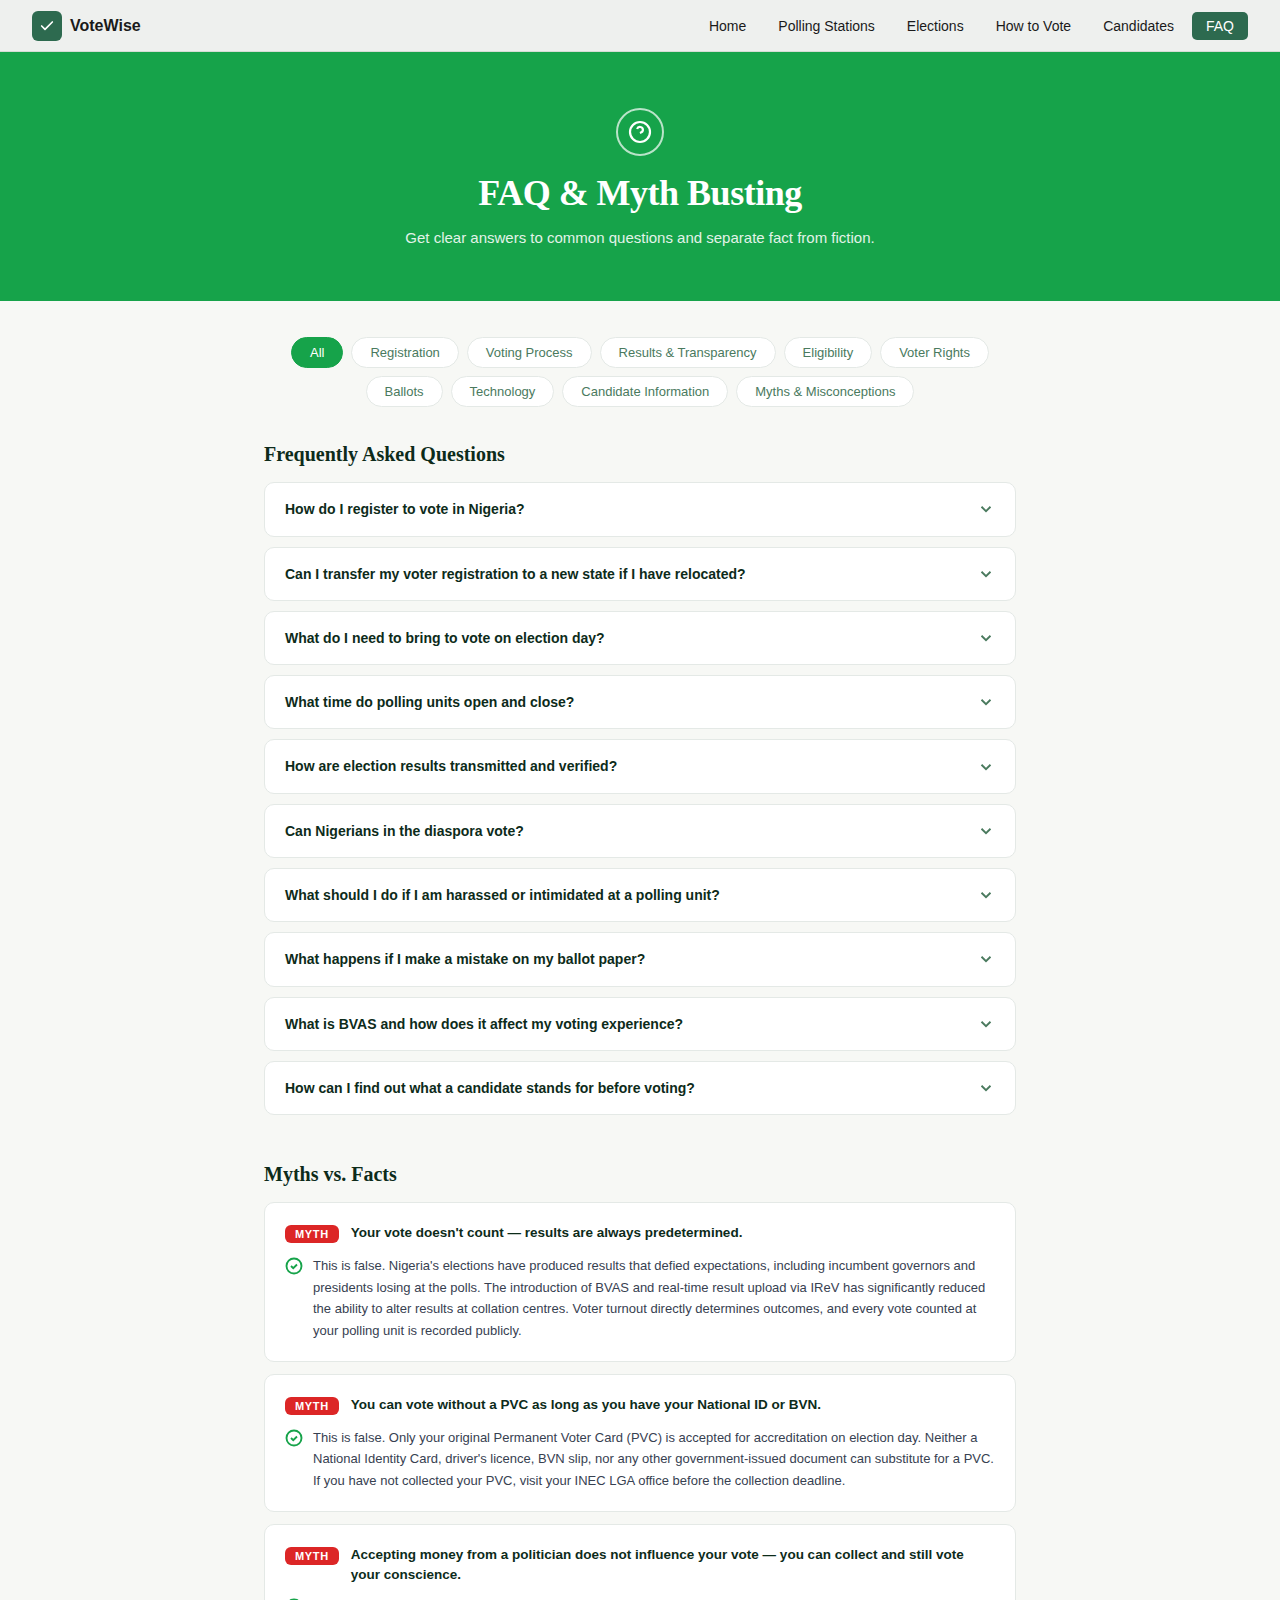
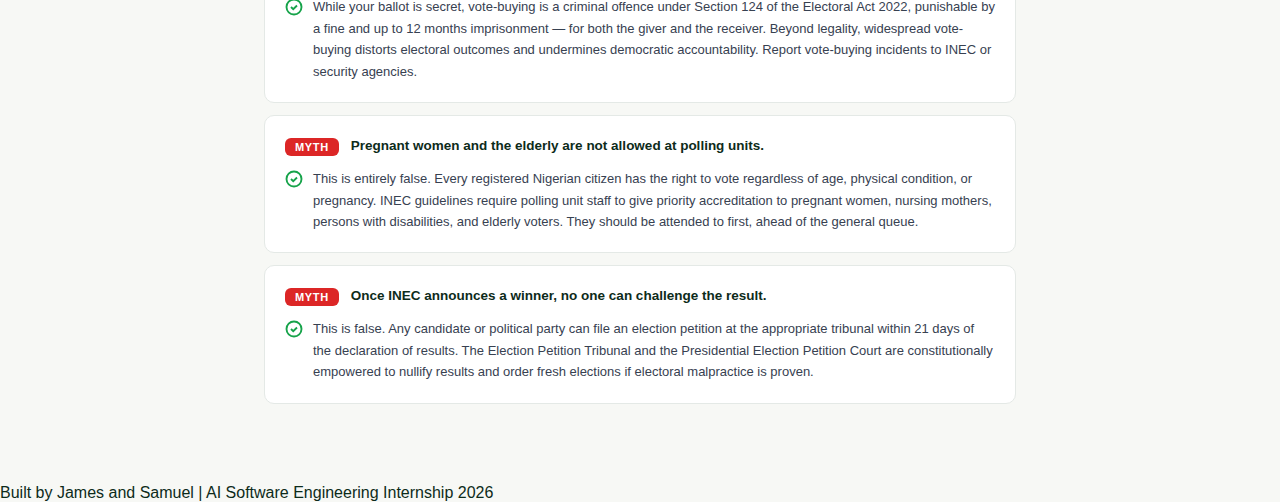
<file: FAQ.html>
<!DOCTYPE html>
<html lang="en">

<head>
  <meta charset="UTF-8">
  <meta name="viewport" content="width=device-width, initial-scale=1.0">
  <title>Truth & Answers Hub – FAQ & Myth Busting</title>
  <link rel="stylesheet" href="css/navbar.css">
  <style>
    *,
    *::before,
    *::after {
      box-sizing: border-box;
      margin: 0;
      padding: 0;
    }

    :root {
      --green-dark: #166534;
      --green-mid: #16a34a;
      --green-light: #f0faf4;
      --green-border: #c6e6d2;
      --text: #0d2b1a;
      --muted: #4a7a5e;
      --body-bg: #f7f8f5;
      --card-bg: #ffffff;
      --border: #e4e9e6;
      --myth-red: #dc2626;
      --fact-green: #16a34a;
    }

    body {
      font-family: -apple-system, BlinkMacSystemFont, 'Segoe UI', sans-serif;
      background: var(--body-bg);
      color: var(--text);
      min-height: 100vh;
    }

    /* ── HERO ── */
    .hero {
      background: var(--green-mid);
      text-align: center;
      padding: 56px 24px 52px;
      color: white;
    }

    .hero-icon {
      width: 48px;
      height: 48px;
      margin: 0 auto 16px;
      border: 2.5px solid rgba(255, 255, 255, 0.7);
      border-radius: 50%;
      display: flex;
      align-items: center;
      justify-content: center;
    }

    .hero-icon svg {
      width: 24px;
      height: 24px;
      stroke: white;
      fill: none;
      stroke-width: 2.2;
    }

    .hero h1 {
      font-size: 36px;
      font-weight: 800;
      letter-spacing: -0.5px;
      margin-bottom: 12px;
      font-family: Georgia, 'Times New Roman', serif;
    }

    .hero p {
      font-size: 15px;
      opacity: 0.88;
      max-width: 480px;
      margin: 0 auto;
      line-height: 1.55;
    }

    /* ── MAIN CONTENT ── */
    .main {
      max-width: 800px;
      margin: 0 auto;
      padding: 36px 24px 80px;
    }

    /* ── FILTERS ── */
    .filters {
      display: flex;
      flex-wrap: wrap;
      gap: 8px;
      margin-bottom: 36px;
      justify-content: center;
    }

    .filter-btn {
      padding: 7px 18px;
      border-radius: 9999px;
      font-size: 13px;
      font-weight: 500;
      cursor: pointer;
      border: 1.5px solid var(--border);
      background: var(--card-bg);
      color: var(--muted);
      font-family: inherit;
      transition: all 0.15s;
      user-select: none;
    }

    .filter-btn:hover {
      border-color: var(--green-mid);
      color: var(--green-dark);
    }

    .filter-btn.active {
      background: var(--green-mid);
      color: white;
      border-color: var(--green-mid);
    }

    /* ── FAQ SECTION ── */
    .section-title {
      font-size: 20px;
      font-weight: 700;
      color: var(--text);
      margin-bottom: 16px;
      font-family: Georgia, 'Times New Roman', serif;
    }

    .faq-list {
      display: flex;
      flex-direction: column;
      gap: 10px;
      margin-bottom: 48px;
    }

    .faq-item {
      background: var(--card-bg);
      border: 1px solid var(--border);
      border-radius: 10px;
      overflow: hidden;
      transition: border-color 0.15s;
    }

    .faq-item.open {
      border-color: var(--green-border);
    }

    .faq-item[hidden] {
      display: none;
    }

    .faq-question {
      width: 100%;
      display: flex;
      align-items: center;
      justify-content: space-between;
      gap: 16px;
      padding: 16px 20px;
      background: none;
      border: none;
      text-align: left;
      font-size: 14px;
      font-weight: 600;
      color: var(--text);
      font-family: inherit;
      cursor: pointer;
      line-height: 1.45;
    }

    .faq-question:hover {
      color: var(--green-dark);
    }

    .faq-chevron {
      flex-shrink: 0;
      width: 18px;
      height: 18px;
      transition: transform 0.25s ease;
      color: var(--muted);
    }

    .faq-item.open .faq-chevron {
      transform: rotate(180deg);
    }

    .faq-answer {
      display: none;
      padding: 14px 20px 18px;
      font-size: 13.5px;
      color: #374151;
      line-height: 1.65;
      border-top: 1px solid var(--green-border);
    }

    .faq-item.open .faq-answer {
      display: block;
    }

    /* ── MYTHS VS FACTS ── */
    .myths-list {
      display: flex;
      flex-direction: column;
      gap: 12px;
    }

    .myth-card {
      background: var(--card-bg);
      border: 1px solid var(--border);
      border-radius: 10px;
      padding: 20px;
    }

    .myth-header {
      display: flex;
      align-items: flex-start;
      gap: 12px;
      margin-bottom: 12px;
    }

    .myth-badge {
      display: inline-flex;
      align-items: center;
      padding: 3px 10px;
      border-radius: 6px;
      background: var(--myth-red);
      color: white;
      font-size: 11px;
      font-weight: 800;
      letter-spacing: 0.06em;
      flex-shrink: 0;
      margin-top: 2px;
    }

    .myth-statement {
      font-size: 13.5px;
      font-weight: 600;
      color: var(--text);
      line-height: 1.45;
    }

    .myth-fact {
      display: flex;
      align-items: flex-start;
      gap: 10px;
      font-size: 13px;
      color: #374151;
      line-height: 1.65;
    }

    .myth-fact-icon {
      flex-shrink: 0;
      margin-top: 2px;
      width: 18px;
      height: 18px;
      color: var(--fact-green);
    }
  </style>
</head>

<body>
  <nav class="vw-nav">
    <a href="index.html" class="nav-logo">
      <div class="logo-icon">
        <svg width="16" height="16" viewBox="0 0 24 24" fill="none" stroke="currentColor" stroke-width="2.5"
          stroke-linecap="round" stroke-linejoin="round">
          <polyline points="20 6 9 17 4 12" />
        </svg>
      </div>
      VoteWise
    </a>
    <ul class="nav-links">
      <li><a href="index.html">Home</a></li>
      <li><a href="polling-stations.html">Polling Stations</a></li>
      <li><a href="elections.html">Elections</a></li>
      <li><a href="procedures.html">How to Vote</a></li>
      <li><a href="candidates.html">Candidates</a></li>
      <li><a href="FAQ.html">FAQ</a></li>
    </ul>
  </nav>


  <!-- Hero -->
  <div class="hero">
    <div class="hero-icon">
      <svg viewBox="0 0 24 24">
        <circle cx="12" cy="12" r="10" />
        <path d="M9.09 9a3 3 0 015.83 1c0 2-3 3-3 3" />
        <line x1="12" y1="17" x2="12.01" y2="17" />
      </svg>
    </div>
    <h1>FAQ &amp; Myth Busting</h1>
    <p>Get clear answers to common questions and separate fact from fiction.</p>
  </div>

  <div class="main">

    <!-- Filters -->
    <div class="filters">
      <button class="filter-btn active" data-filter="all">All</button>
      <button class="filter-btn" data-filter="registration">Registration</button>
      <button class="filter-btn" data-filter="voting-process">Voting Process</button>
      <button class="filter-btn" data-filter="results">Results &amp; Transparency</button>
      <button class="filter-btn" data-filter="eligibility">Eligibility</button>
      <button class="filter-btn" data-filter="voter-rights">Voter Rights</button>
      <button class="filter-btn" data-filter="ballots">Ballots</button>
      <button class="filter-btn" data-filter="technology">Technology</button>
      <button class="filter-btn" data-filter="candidate-info">Candidate Information</button>
      <button class="filter-btn" data-filter="myths">Myths &amp; Misconceptions</button>
    </div>

    <!-- FAQ -->
    <h2 class="section-title">Frequently Asked Questions</h2>

    <div class="faq-list" id="faqList">

      <div class="faq-item" data-category="registration">
        <button class="faq-question" onclick="toggleFAQ(this)">
          How do I register to vote in Nigeria?
          <svg class="faq-chevron" viewBox="0 0 24 24" fill="none" stroke="currentColor" stroke-width="2.5">
            <path d="M6 9l6 6 6-6" />
          </svg>
        </button>
        <div class="faq-answer">
          You can register at any INEC registration centre in your local government area during active registration
          periods. Bring a valid form of ID (National ID, passport, or driver's licence) and proof of residence. INEC
          also runs a Continuous Voter Registration (CVR) exercise online at cvr.inecnigeria.org where you can
          pre-register before visiting an INEC office to complete biometric enrolment.
        </div>
      </div>

      <div class="faq-item" data-category="registration">
        <button class="faq-question" onclick="toggleFAQ(this)">
          Can I transfer my voter registration to a new state if I have relocated?
          <svg class="faq-chevron" viewBox="0 0 24 24" fill="none" stroke="currentColor" stroke-width="2.5">
            <path d="M6 9l6 6 6-6" />
          </svg>
        </button>
        <div class="faq-answer">
          Yes. INEC allows registered voters to transfer their registration to a new polling unit. You must apply during
          an active CVR period using the INEC Voter Enrolment Device (IVED) at an INEC office in your new location. You
          will need to provide your existing Voter Identification Number (VIN) and biometric verification.
        </div>
      </div>

      <div class="faq-item" data-category="voting-process">
        <button class="faq-question" onclick="toggleFAQ(this)">
          What do I need to bring to vote on election day?
          <svg class="faq-chevron" viewBox="0 0 24 24" fill="none" stroke="currentColor" stroke-width="2.5">
            <path d="M6 9l6 6 6-6" />
          </svg>
        </button>
        <div class="faq-answer">
          You must bring your original Permanent Voter Card (PVC). No other document — including a National ID card,
          driver's licence, or BVN slip — will be accepted as a substitute. Ensure your PVC matches the polling unit
          where you are registered.
        </div>
      </div>

      <div class="faq-item" data-category="voting-process">
        <button class="faq-question" onclick="toggleFAQ(this)">
          What time do polling units open and close?
          <svg class="faq-chevron" viewBox="0 0 24 24" fill="none" stroke="currentColor" stroke-width="2.5">
            <path d="M6 9l6 6 6-6" />
          </svg>
        </button>
        <div class="faq-answer">
          Polling units officially open at 8:30 AM and close at 2:30 PM. However, anyone who is already in the queue by
          2:30 PM is entitled to vote. Voting does not stop for those already queuing when the official closing time is
          reached.
        </div>
      </div>

      <div class="faq-item" data-category="results">
        <button class="faq-question" onclick="toggleFAQ(this)">
          How are election results transmitted and verified?
          <svg class="faq-chevron" viewBox="0 0 24 24" fill="none" stroke="currentColor" stroke-width="2.5">
            <path d="M6 9l6 6 6-6" />
          </svg>
        </button>
        <div class="faq-answer">
          Results from each polling unit are entered into the INEC Result Viewing (IReV) portal in real time using the
          BVAS device. The physical result sheet (Form EC8A) is signed by party agents and pasted publicly at the
          polling unit. These results are then manually collated at ward, local government, state, and national levels.
          Both the electronic upload and physical collation are expected to match.
        </div>
      </div>

      <div class="faq-item" data-category="eligibility">
        <button class="faq-question" onclick="toggleFAQ(this)">
          Can Nigerians in the diaspora vote?
          <svg class="faq-chevron" viewBox="0 0 24 24" fill="none" stroke="currentColor" stroke-width="2.5">
            <path d="M6 9l6 6 6-6" />
          </svg>
        </button>
        <div class="faq-answer">
          Currently, Nigerians living abroad cannot vote in Nigerian elections. There is no diaspora voting provision in
          the Electoral Act 2022. Proposals have been made to the National Assembly to allow diaspora voting, but no
          legislation has been passed as of now. You must be physically present in Nigeria and registered in a polling
          unit to vote.
        </div>
      </div>

      <div class="faq-item" data-category="voter-rights">
        <button class="faq-question" onclick="toggleFAQ(this)">
          What should I do if I am harassed or intimidated at a polling unit?
          <svg class="faq-chevron" viewBox="0 0 24 24" fill="none" stroke="currentColor" stroke-width="2.5">
            <path d="M6 9l6 6 6-6" />
          </svg>
        </button>
        <div class="faq-answer">
          Report the situation immediately to the Presiding Officer or any INEC official at the polling unit. You can
          also contact security agencies present (police or military). Document the incident if safe to do so — take
          note of the time, location, and description of individuals involved. You may report to civil society election
          observers or through INEC's complaint channels after the election.
        </div>
      </div>

      <div class="faq-item" data-category="ballots">
        <button class="faq-question" onclick="toggleFAQ(this)">
          What happens if I make a mistake on my ballot paper?
          <svg class="faq-chevron" viewBox="0 0 24 24" fill="none" stroke="currentColor" stroke-width="2.5">
            <path d="M6 9l6 6 6-6" />
          </svg>
        </button>
        <div class="faq-answer">
          If you make a mistake before submitting your ballot, inform the Presiding Officer immediately. You are
          entitled to one replacement ballot if the error occurred before you deposited it in the ballot box. Once a
          ballot is placed in the box, it cannot be retrieved or replaced.
        </div>
      </div>

      <div class="faq-item" data-category="technology">
        <button class="faq-question" onclick="toggleFAQ(this)">
          What is BVAS and how does it affect my voting experience?
          <svg class="faq-chevron" viewBox="0 0 24 24" fill="none" stroke="currentColor" stroke-width="2.5">
            <path d="M6 9l6 6 6-6" />
          </svg>
        </button>
        <div class="faq-answer">
          The Bimodal Voter Accreditation System (BVAS) is a device used by INEC to verify voters. It reads your PVC
          chip and confirms your identity through fingerprint or facial recognition. You cannot vote without being
          accredited on the BVAS. The device also uploads polling unit results directly to the IReV portal for public
          viewing.
        </div>
      </div>

      <div class="faq-item" data-category="candidate-info">
        <button class="faq-question" onclick="toggleFAQ(this)">
          How can I find out what a candidate stands for before voting?
          <svg class="faq-chevron" viewBox="0 0 24 24" fill="none" stroke="currentColor" stroke-width="2.5">
            <path d="M6 9l6 6 6-6" />
          </svg>
        </button>
        <div class="faq-answer">
          Review each candidate's official manifesto, which parties are required to publish. You can also attend town
          halls and debates hosted by civil society groups, the media, and INEC. Platforms like Civic Voices compile
          candidate profiles, policy positions, and voting records in an accessible format to help you make an informed
          choice.
        </div>
      </div>

    </div>

    <!-- Myths vs Facts -->
    <h2 class="section-title">Myths vs. Facts</h2>

    <div class="myths-list">

      <div class="myth-card">
        <div class="myth-header">
          <span class="myth-badge">MYTH</span>
          <span class="myth-statement">Your vote doesn't count — results are always predetermined.</span>
        </div>
        <div class="myth-fact">
          <svg class="myth-fact-icon" viewBox="0 0 24 24" fill="none" stroke="currentColor" stroke-width="2.5">
            <circle cx="12" cy="12" r="10" />
            <path d="M8 12l3 3 5-5" />
          </svg>
          <span>This is false. Nigeria's elections have produced results that defied expectations, including incumbent
            governors and presidents losing at the polls. The introduction of BVAS and real-time result upload via IReV
            has significantly reduced the ability to alter results at collation centres. Voter turnout directly
            determines outcomes, and every vote counted at your polling unit is recorded publicly.</span>
        </div>
      </div>

      <div class="myth-card">
        <div class="myth-header">
          <span class="myth-badge">MYTH</span>
          <span class="myth-statement">You can vote without a PVC as long as you have your National ID or BVN.</span>
        </div>
        <div class="myth-fact">
          <svg class="myth-fact-icon" viewBox="0 0 24 24" fill="none" stroke="currentColor" stroke-width="2.5">
            <circle cx="12" cy="12" r="10" />
            <path d="M8 12l3 3 5-5" />
          </svg>
          <span>This is false. Only your original Permanent Voter Card (PVC) is accepted for accreditation on election
            day. Neither a National Identity Card, driver's licence, BVN slip, nor any other government-issued document
            can substitute for a PVC. If you have not collected your PVC, visit your INEC LGA office before the
            collection deadline.</span>
        </div>
      </div>

      <div class="myth-card">
        <div class="myth-header">
          <span class="myth-badge">MYTH</span>
          <span class="myth-statement">Accepting money from a politician does not influence your vote — you can collect
            and still vote your conscience.</span>
        </div>
        <div class="myth-fact">
          <svg class="myth-fact-icon" viewBox="0 0 24 24" fill="none" stroke="currentColor" stroke-width="2.5">
            <circle cx="12" cy="12" r="10" />
            <path d="M8 12l3 3 5-5" />
          </svg>
          <span>While your ballot is secret, vote-buying is a criminal offence under Section 124 of the Electoral Act
            2022, punishable by a fine and up to 12 months imprisonment — for both the giver and the receiver. Beyond
            legality, widespread vote-buying distorts electoral outcomes and undermines democratic accountability.
            Report vote-buying incidents to INEC or security agencies.</span>
        </div>
      </div>

      <div class="myth-card">
        <div class="myth-header">
          <span class="myth-badge">MYTH</span>
          <span class="myth-statement">Pregnant women and the elderly are not allowed at polling units.</span>
        </div>
        <div class="myth-fact">
          <svg class="myth-fact-icon" viewBox="0 0 24 24" fill="none" stroke="currentColor" stroke-width="2.5">
            <circle cx="12" cy="12" r="10" />
            <path d="M8 12l3 3 5-5" />
          </svg>
          <span>This is entirely false. Every registered Nigerian citizen has the right to vote regardless of age,
            physical condition, or pregnancy. INEC guidelines require polling unit staff to give priority accreditation
            to pregnant women, nursing mothers, persons with disabilities, and elderly voters. They should be attended
            to first, ahead of the general queue.</span>
        </div>
      </div>

      <div class="myth-card">
        <div class="myth-header">
          <span class="myth-badge">MYTH</span>
          <span class="myth-statement">Once INEC announces a winner, no one can challenge the result.</span>
        </div>
        <div class="myth-fact">
          <svg class="myth-fact-icon" viewBox="0 0 24 24" fill="none" stroke="currentColor" stroke-width="2.5">
            <circle cx="12" cy="12" r="10" />
            <path d="M8 12l3 3 5-5" />
          </svg>
          <span>This is false. Any candidate or political party can file an election petition at the appropriate
            tribunal within 21 days of the declaration of results. The Election Petition Tribunal and the Presidential
            Election Petition Court are constitutionally empowered to nullify results and order fresh elections if
            electoral malpractice is proven.</span>
        </div>
      </div>

    </div>

  </div>

  <script>
    function toggleFAQ(btn) {
      const item = btn.closest('.faq-item');
      const isOpen = item.classList.contains('open');
      document.querySelectorAll('.faq-item.open').forEach(i => i.classList.remove('open'));
      if (!isOpen) item.classList.add('open');
    }

    document.querySelectorAll('.filter-btn').forEach(btn => {
      btn.addEventListener('click', () => {
        document.querySelectorAll('.filter-btn').forEach(b => b.classList.remove('active'));
        btn.classList.add('active');
        const filter = btn.dataset.filter;
        document.querySelectorAll('.faq-item').forEach(item => {
          if (filter === 'all' || item.dataset.category === filter) {
            item.removeAttribute('hidden');
          } else {
            item.setAttribute('hidden', '');
            item.classList.remove('open');
          }
        });
      });
    });
  </script>
  <script src="js/data.js"></script>
  <script src="js/faq.js"></script>
  <script src="js/app.js"></script>
  <footer>
    <p>Built by James and Samuel | AI Software Engineering Internship 2026</p>
  </footer>
</body>

</html>
</file>
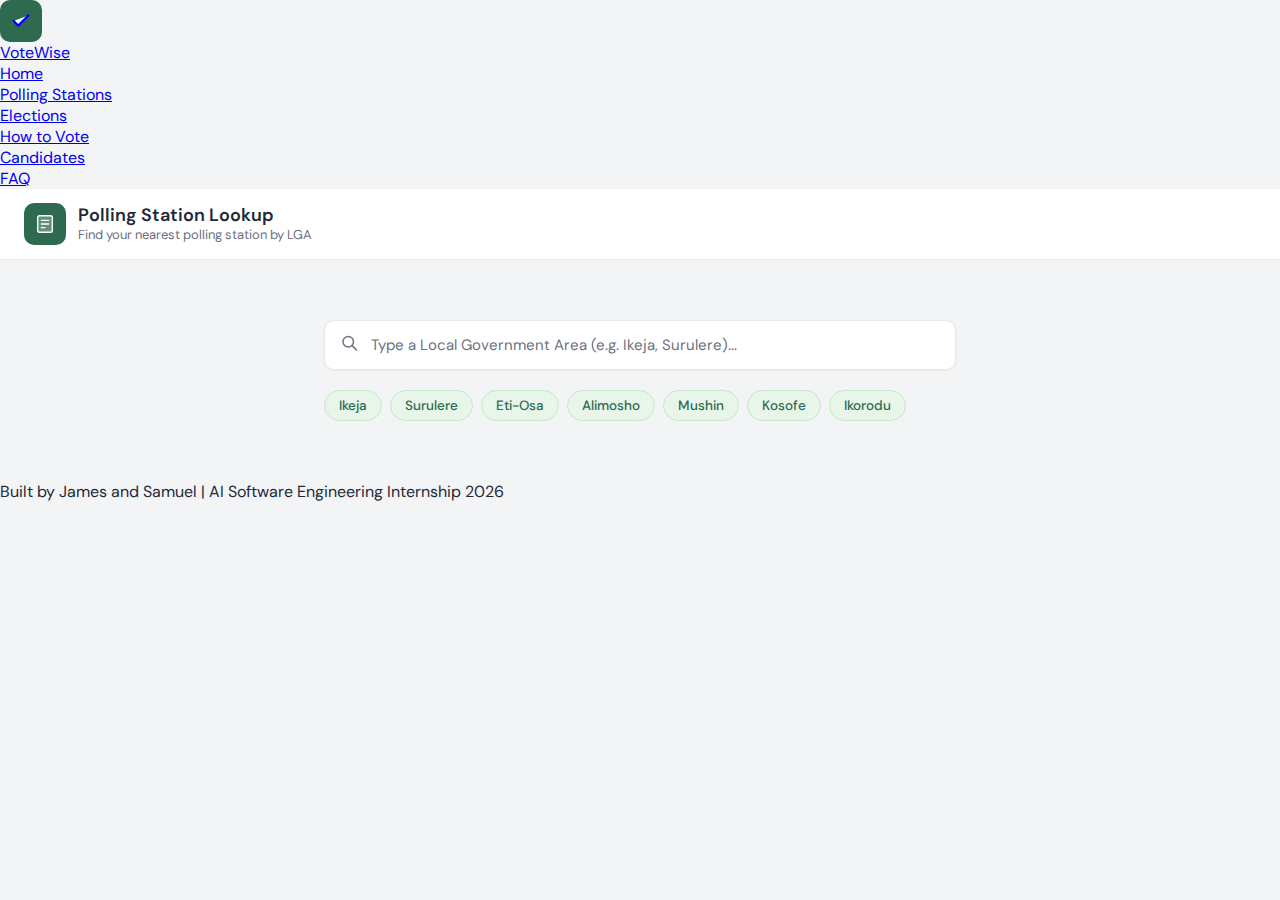
<file: polling-stations.html>
<!DOCTYPE html>
<html lang="en">
<head>
  <meta charset="UTF-8">
  <meta name="viewport" content="width=device-width, initial-scale=1.0">
  <title>Polling Station Lookup</title>
  <link href="https://fonts.googleapis.com/css2?family=DM+Sans:wght@400;500;600&display=swap" rel="stylesheet">
  <style>
    *, *::before, *::after { box-sizing: border-box; margin: 0; padding: 0; }

    :root {
      --green: #2d6a4f;
      --green-dark: #1b4332;
      --green-light: #d8f3dc;
      --bg: #f3f4f6;
      --white: #ffffff;
      --text: #1f2937;
      --muted: #6b7280;
      --border: #e5e7eb;
      --chip-bg: #e8f5e9;
      --chip-text: #2d6a4f;
      --chip-border: #c8e6c9;
    }

    body {
      font-family: 'DM Sans', sans-serif;
      background: var(--bg);
      min-height: 100vh;
      color: var(--text);
    }

    /* Header */
    header {
      background: var(--white);
      border-bottom: 1px solid var(--border);
      padding: 14px 24px;
      display: flex;
      align-items: center;
      gap: 12px;
    }

    .logo-icon {
      width: 42px;
      height: 42px;
      background: var(--green);
      border-radius: 10px;
      display: flex;
      align-items: center;
      justify-content: center;
      flex-shrink: 0;
    }

    .logo-icon svg {
      width: 22px;
      height: 22px;
      fill: white;
    }

    .logo-text h1 {
      font-size: 18px;
      font-weight: 600;
      color: var(--text);
      line-height: 1.2;
    }

    .logo-text p {
      font-size: 13px;
      color: var(--muted);
      font-weight: 400;
    }

    /* Main */
    main {
      max-width: 680px;
      margin: 60px auto;
      padding: 0 24px;
    }

    /* Search */
    .search-wrapper {
      position: relative;
      margin-bottom: 20px;
    }

    .search-icon {
      position: absolute;
      left: 16px;
      top: 50%;
      transform: translateY(-50%);
      color: var(--muted);
      pointer-events: none;
    }

    .search-icon svg {
      width: 18px;
      height: 18px;
      stroke: var(--muted);
      fill: none;
      stroke-width: 2;
      stroke-linecap: round;
      stroke-linejoin: round;
    }

    input[type="text"] {
      width: 100%;
      padding: 14px 16px 14px 46px;
      background: var(--white);
      border: 1.5px solid var(--border);
      border-radius: 10px;
      font-family: 'DM Sans', sans-serif;
      font-size: 15px;
      color: var(--text);
      outline: none;
      transition: border-color 0.2s, box-shadow 0.2s;
      box-shadow: 0 1px 3px rgba(0,0,0,0.05);
    }

    input[type="text"]::placeholder {
      color: var(--muted);
    }

    input[type="text"]:focus {
      border-color: var(--green);
      box-shadow: 0 0 0 3px rgba(45, 106, 79, 0.12);
    }

    /* Chips */
    .chips {
      display: flex;
      flex-wrap: wrap;
      gap: 8px;
    }

    .chip {
      background: var(--chip-bg);
      color: var(--chip-text);
      border: 1px solid var(--chip-border);
      padding: 6px 14px;
      border-radius: 999px;
      font-size: 13.5px;
      font-weight: 500;
      cursor: pointer;
      transition: background 0.15s, transform 0.1s;
      user-select: none;
    }

    .chip:hover {
      background: #c8e6c9;
      transform: translateY(-1px);
    }

    .chip:active {
      transform: translateY(0);
    }
  </style>
</head>
<body>
<nav>
  <a href="#" class="nav-logo">
    <div class="logo-icon">
      <svg width="16" height="16" viewBox="0 0 24 24" fill="none" stroke="currentColor" stroke-width="2.5" stroke-linecap="round" stroke-linejoin="round"><polyline points="20 6 9 17 4 12"/></svg>
    </div>
    VoteWise
  </a>
  <ul class="nav-links">
    </li><a href="index.html">Home</a></li>
    <li><a href="polling-stations.html">Polling Stations</a></li>
    <li><a href="elections.html">Elections</a></li>
    <li><a href="procedures.html">How to Vote</a></li>
    <li><a href="candidates.html">Candidates</a></li>
    <li><a href="FAQ.html">FAQ</a></li>
  </ul>
</nav>
  <header>
    <div class="logo-icon">
      <!-- Ballot/list icon -->
      <svg viewBox="0 0 24 24" xmlns="http://www.w3.org/2000/svg">
        <rect x="4" y="3" width="16" height="18" rx="2" fill="white" opacity="0.25"/>
        <rect x="4" y="3" width="16" height="18" rx="2" stroke="white" stroke-width="1.5" fill="none"/>
        <line x1="8" y1="8" x2="16" y2="8" stroke="white" stroke-width="1.5" stroke-linecap="round"/>
        <line x1="8" y1="12" x2="16" y2="12" stroke="white" stroke-width="1.5" stroke-linecap="round"/>
        <line x1="8" y1="16" x2="12" y2="16" stroke="white" stroke-width="1.5" stroke-linecap="round"/>
      </svg>
    </div>
    <div class="logo-text">
      <h1>Polling Station Lookup</h1>
      <p>Find your nearest polling station by LGA</p>
    </div>
  </header>

  <main>
    <div class="search-wrapper">
      <div class="search-icon">
        <svg viewBox="0 0 24 24">
          <circle cx="11" cy="11" r="7"/>
          <line x1="16.5" y1="16.5" x2="22" y2="22"/>
        </svg>
      </div>
      <input type="text" placeholder="Type a Local Government Area (e.g. Ikeja, Surulere)...">
    </div>

    <div class="chips">
      <div class="chip">Ikeja</div>
      <div class="chip">Surulere</div>
      <div class="chip">Eti-Osa</div>
      <div class="chip">Alimosho</div>
      <div class="chip">Mushin</div>
      <div class="chip">Kosofe</div>
      <div class="chip">Ikorodu</div>
    </div>
  </main>
<script src="js/data.js"></script>
<script src="js/polling.js"></script>
<script src="js/app.js"></script>
<footer>
  <p>Built by James and Samuel | AI Software Engineering Internship 2026</p>
</footer>
</body>
</html>
</file>
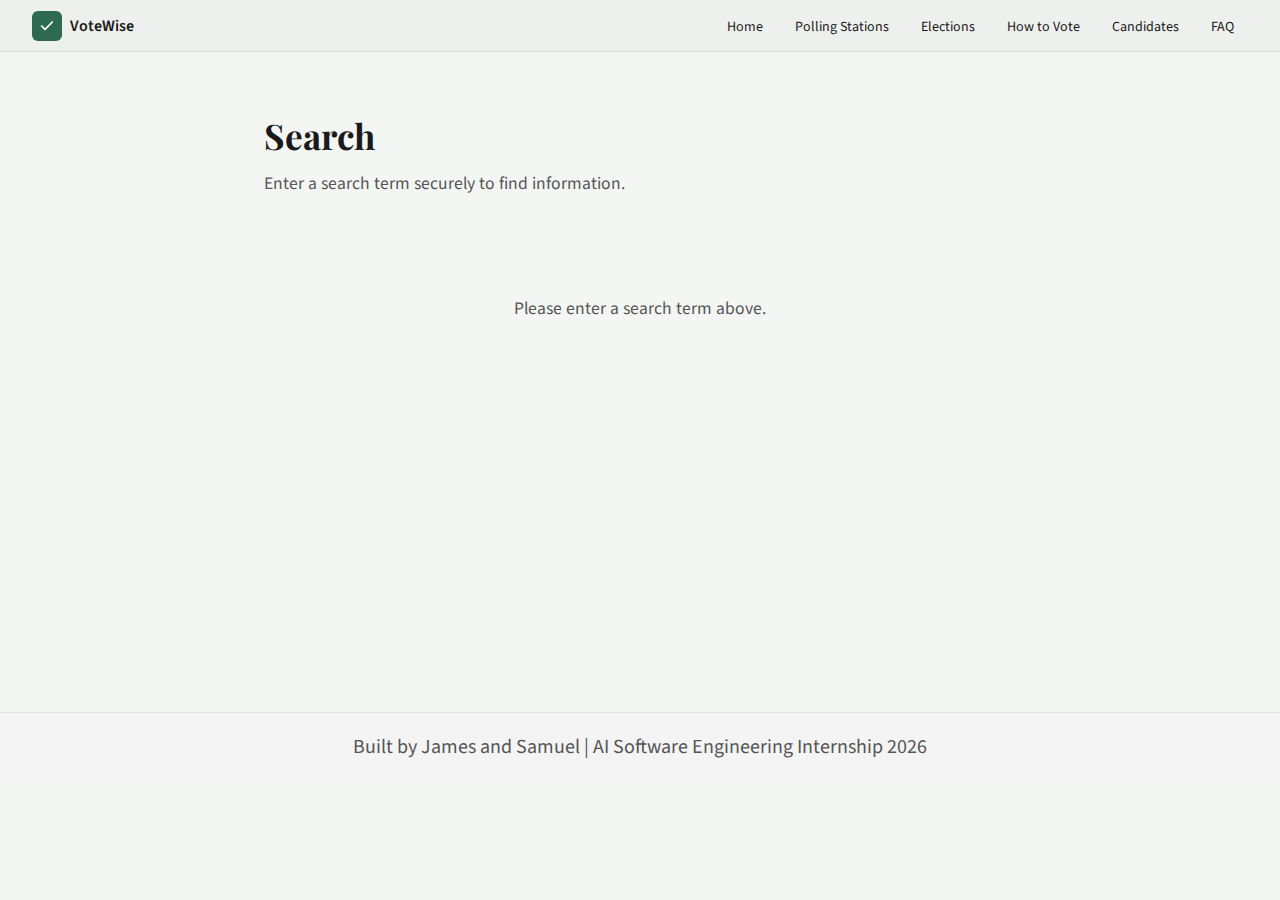
<file: search.html>
<!DOCTYPE html>
<html lang="en">

<head>
    <meta charset="UTF-8">
    <meta name="viewport" content="width=device-width, initial-scale=1.0">
    <title>Search Results – VoteWise</title>
    <link
        href="https://fonts.googleapis.com/css2?family=Playfair+Display:wght@700&family=Source+Sans+3:wght@300;400;600&display=swap"
        rel="stylesheet">
    <link rel="stylesheet" href="css/style.css">
    <link rel="stylesheet" href="css/navbar.css">
    <style>
        main.search-page {
            max-width: 800px;
            margin: 60px auto;
            padding: 0 24px;
            min-height: 60vh;
        }

        .search-header {
            margin-bottom: 40px;
        }

        .search-header h1 {
            font-family: 'Playfair Display', serif;
            font-size: 2.2rem;
            color: #1a1a1a;
            margin-bottom: 12px;
        }

        .search-header p {
            font-size: 1.1rem;
            color: #555;
        }

        .search-results-list {
            display: flex;
            flex-direction: column;
            gap: 20px;
        }

        .search-result-item {
            background: #fff;
            border: 1px solid #dde5dc;
            border-radius: 12px;
            padding: 24px;
            text-decoration: none;
            color: inherit;
            transition: box-shadow 0.2s, transform 0.2s;
            display: block;
        }

        .search-result-item:hover {
            box-shadow: 0 4px 16px rgba(0, 0, 0, 0.06);
            transform: translateY(-2px);
        }

        .search-result-title {
            font-size: 1.25rem;
            font-weight: 600;
            color: #2d6a4f;
            margin-bottom: 8px;
        }

        .search-result-desc {
            font-size: 0.95rem;
            color: #555;
            line-height: 1.5;
            margin-bottom: 12px;
        }

        .search-result-meta {
            font-size: 0.8rem;
            font-weight: 600;
            color: #1b5e42;
            background: #eef0ee;
            padding: 4px 10px;
            border-radius: 4px;
            display: inline-block;
            text-transform: uppercase;
            letter-spacing: 0.05em;
        }

        .no-results {
            text-align: center;
            padding: 60px 0;
            color: #555;
            font-size: 1.1rem;
        }
    </style>
</head>

<body>
    <nav class="vw-nav">
        <a href="index.html" class="nav-logo">
            <div class="logo-icon">
                <svg width="16" height="16" viewBox="0 0 24 24" fill="none" stroke="currentColor" stroke-width="2.5"
                    stroke-linecap="round" stroke-linejoin="round">
                    <polyline points="20 6 9 17 4 12" />
                </svg>
            </div>
            VoteWise
        </a>
        <ul class="nav-links">
            <li><a href="index.html">Home</a></li>
            <li><a href="polling-stations.html">Polling Stations</a></li>
            <li><a href="elections.html">Elections</a></li>
            <li><a href="procedures.html">How to Vote</a></li>
            <li><a href="candidates.html">Candidates</a></li>
            <li><a href="FAQ.html">FAQ</a></li>
        </ul>
    </nav>

    <main class="search-page">
        <div class="search-header">
            <h1 id="search-title">Search Results</h1>
            <p id="search-subtitle">Showing results for "..."</p>
        </div>

        <div class="search-results-list" id="search-results">
            <!-- Results populated here -->
        </div>
    </main>

    <footer>
        <p>Built by James and Samuel | AI Software Engineering Internship 2026</p>
    </footer>

    <script src="js/search.js"></script>
</body>

</html>
</file>
<file: css/style.css>
*,
 *::before,
 *::after {
   box-sizing: border-box;
   margin: 0;
   padding: 0;
 }

 :root {
   --green-dark: #2d6a4f;
   --green-mid: #1b5e42;
   --green-icon: #2d6a4f;
   --bg-light: #f4f6f4;
   --text-dark: #1a1a1a;
   --text-muted: #555;
   --white: #ffffff;
   --nav-bg: #eef0ee;
   --card-border: #dde5dc;
 }

 body {
   font-family: 'Source Sans 3', sans-serif;
   color: var(--text-dark);
   background: var(--bg-light);
 }

 /* NAV STYLES MOVED TO css/navbar.css */
 /* HERO */
 .hero {
   background: linear-gradient(160deg, #2d6a4f 0%, #1a4731 100%);
   min-height: 400px;
   display: flex;
   align-items: center;
   justify-content: center;
   text-align: center;
   padding: 80px 24px;
   position: relative;
   overflow: hidden;
 }

 .hero::before {
   content: '';
   position: absolute;
   inset: 0;
   background: radial-gradient(ellipse at 60% 40%, rgba(255, 255, 255, 0.04) 0%, transparent 70%);
 }

 .hero-inner {
   position: relative;
   max-width: 560px;
 }

 .hero-eyebrow {
   font-size: 0.7rem;
   letter-spacing: 0.18em;
   color: rgba(255, 255, 255, 0.75);
   text-transform: uppercase;
   margin-bottom: 18px;
   font-weight: 400;
 }

 .hero h1 {
   font-family: 'Playfair Display', serif;
   font-size: clamp(2.2rem, 5vw, 3.2rem);
   color: white;
   line-height: 1.15;
   margin-bottom: 22px;
 }

 .hero p {
   color: rgba(255, 255, 255, 0.85);
   font-size: 0.975rem;
   line-height: 1.7;
   margin-bottom: 36px;
   font-weight: 300;
 }

 .search-wrap {
   background: white;
   border-radius: 50px;
   display: flex;
   align-items: center;
   padding: 0 20px;
   height: 50px;
   gap: 10px;
   box-shadow: 0 4px 24px rgba(0, 0, 0, 0.18);
   max-width: 460px;
   margin: 0 auto;
 }

 .search-wrap svg {
   color: #999;
   flex-shrink: 0;
 }

 .search-wrap input {
   border: none;
   outline: none;
   font-family: 'Source Sans 3', sans-serif;
   font-size: 0.9rem;
   color: var(--text-dark);
   width: 100%;
   background: transparent;
 }

 .search-wrap input::placeholder {
   color: #aaa;
 }

 /* FEATURES */
 .features {
   background: var(--bg-light);
   padding: 72px 24px 80px;
   text-align: center;
 }

 .features h2 {
   font-family: 'Playfair Display', serif;
   font-size: 1.9rem;
   margin-bottom: 8px;
   color: var(--text-dark);
 }

 .features-sub {
   color: var(--text-muted);
   font-size: 0.9rem;
   margin-bottom: 48px;
   font-weight: 300;
 }

 .cards {
   display: grid;
   grid-template-columns: repeat(auto-fit, minmax(200px, 1fr));
   gap: 20px;
   max-width: 960px;
   margin: 0 auto;
 }

 .card {
   background: white;
   border: 1px solid var(--card-border);
   border-radius: 12px;
   padding: 28px 24px;
   text-align: left;
   transition: box-shadow 0.2s, transform 0.2s;
   cursor: pointer;
 }

 .card:hover {
   box-shadow: 0 8px 28px rgba(0, 0, 0, 0.09);
   transform: translateY(-2px);
 }

 .card-icon {
   width: 46px;
   height: 46px;
   background: var(--green-dark);
   border-radius: 10px;
   display: flex;
   align-items: center;
   justify-content: center;
   margin-bottom: 18px;
   color: white;
 }

 .card h3 {
   font-size: 1rem;
   font-weight: 700;
   margin-bottom: 10px;
   color: var(--text-dark);
 }

 .card p {
   font-size: 0.845rem;
   color: var(--text-muted);
   line-height: 1.6;
   font-weight: 300;
 }

 /* FOOTER */
 footer {
   background: white;
   border-top: 1px solid var(--card-border);
   text-align: center;
   padding: 20px;
   font-size: 0.8rem;
   color: var(--text-muted);
 }

 /* RESPONSIVE */
 @media (max-width: 768px) {
   .cards {
     grid-template-columns: 1fr 1fr;
   }

   .hero {
     padding: 60px 20px;
     min-height: 300px;
   }

   .hero h1 {
     font-size: 2.2rem;
   }
 }

 @media (max-width: 480px) {
   .cards {
     grid-template-columns: 1fr;
   }

   .hero p {
     font-size: 0.9rem;
   }
 }

 footer {
   text-align: center;
   padding: 20px;
   background: #f4f4f4;
   margin-top: 40px;
   font-size: 20px;
 }

 .welcome-banner {
   animation: fadeIn 5s ease-in;
 }

 @keyframes fadeIn {
   from {
     opacity: 0;
   }

   to {
     opacity: 50;
   }
 }
</file>
<file: css/navbar.css>
:root {
  --vw-nav-green-dark: #2d6a4f;
  --vw-nav-bg: #eef0ee;
  --vw-nav-text: #1a1a1a;
  --vw-nav-hover: #dde5dc;
}

.vw-nav {
  background: var(--vw-nav-bg);
  display: flex;
  align-items: center;
  padding: 0 32px;
  height: 52px;
  border-bottom: 1px solid #d5dcd4;
  position: sticky;
  top: 0;
  z-index: 1000;
  font-family: 'Source Sans 3', sans-serif;
  margin: 0;
}

.vw-nav .nav-logo {
  display: flex;
  align-items: center;
  gap: 8px;
  font-weight: 600;
  font-size: 1rem;
  color: var(--vw-nav-text);
  text-decoration: none;
  margin-right: auto;
}

.vw-nav .logo-icon {
  width: 30px;
  height: 30px;
  background: var(--vw-nav-green-dark);
  border-radius: 6px;
  display: flex;
  align-items: center;
  justify-content: center;
  color: white;
  font-size: 14px;
}

.vw-nav .nav-links {
  display: flex;
  align-items: center;
  gap: 4px;
  list-style: none;
  margin: 0;
  padding: 0;
}

.vw-nav .nav-links li {
  margin: 0;
  padding: 0;
}

.vw-nav .nav-links a {
  text-decoration: none;
  color: var(--vw-nav-text);
  font-size: 0.875rem;
  padding: 6px 14px;
  border-radius: 5px;
  transition: background 0.15s;
}

.vw-nav .nav-links a:hover {
  background: var(--vw-nav-hover);
}

.vw-nav .nav-links a.active {
  background: var(--vw-nav-green-dark);
  color: white;
}

/* Hamburger Icon (Hidden on Desktop) */
.vw-nav .hamburger {
  display: none;
  flex-direction: column;
  gap: 5px;
  cursor: pointer;
  margin-left: auto;
}

.vw-nav .hamburger span {
  display: block;
  width: 25px;
  height: 3px;
  background-color: var(--vw-nav-text);
  border-radius: 2px;
  transition: all 0.3s ease;
}

/* Mobile Navbar Styles */
@media (max-width: 768px) {
  .vw-nav {
    padding: 0 20px;
  }

  .vw-nav .hamburger {
    display: flex;
  }

  /* Reset margin on logo so hamburger stays right */
  .vw-nav .nav-logo {
    margin-right: 0;
  }

  .vw-nav .nav-links {
    position: absolute;
    top: 52px;
    /* Nav height */
    left: 0;
    right: 0;
    background: var(--vw-nav-bg);
    flex-direction: column;
    align-items: flex-start;
    padding: 20px 20px;
    gap: 15px;
    box-shadow: 0 4px 6px rgba(0, 0, 0, 0.1);
    border-top: 1px solid #d5dcd4;

    /* Hidden by default via transform */
    transform: translateY(-150%);
    opacity: 0;
    transition: transform 0.3s ease, opacity 0.3s ease;
    z-index: -1;
  }

  .vw-nav .nav-links.active {
    transform: translateY(0);
    opacity: 1;
    z-index: 1000;
  }

  .vw-nav .nav-links li {
    width: 100%;
  }

  .vw-nav .nav-links a {
    display: block;
    width: 100%;
    padding: 12px 16px;
  }

  /* Hamburger Animation */
  .vw-nav .hamburger.active span:nth-child(1) {
    transform: translateY(8px) rotate(45deg);
  }

  .vw-nav .hamburger.active span:nth-child(2) {
    opacity: 0;
  }

  .vw-nav .hamburger.active span:nth-child(3) {
    transform: translateY(-8px) rotate(-45deg);
  }
}
</file>
